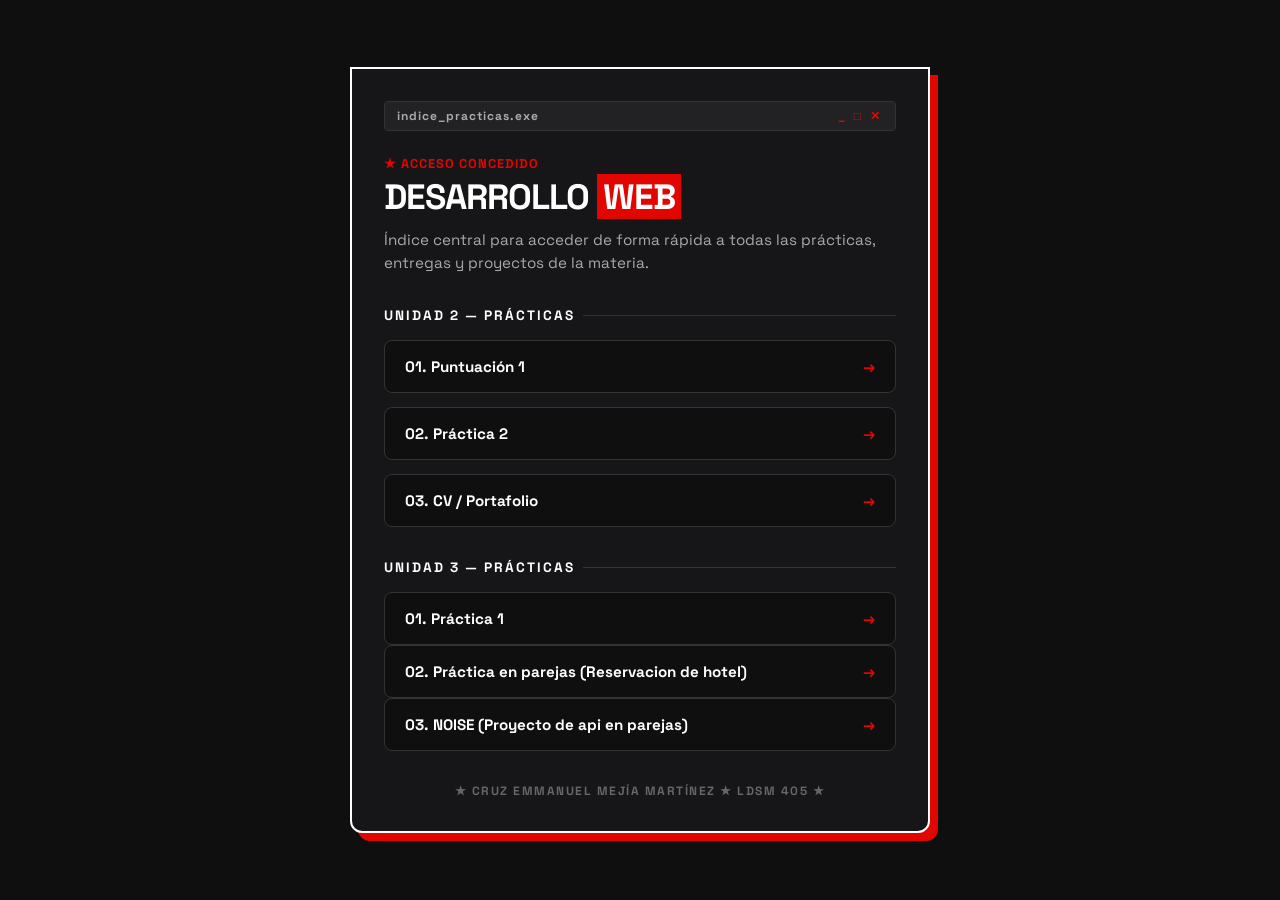
<file: index.html>
<!DOCTYPE html>
<html lang="es">

<head>
    <meta charset="UTF-8">
    <meta name="viewport" content="width=device-width, initial-scale=1.0">
    <title>Índice de Prácticas | Cruz Mejía</title>

    <link rel="preconnect" href="https://fonts.googleapis.com">
    <link rel="preconnect" href="https://fonts.gstatic.com" crossorigin>
    <link href="https://fonts.googleapis.com/css2?family=Space+Grotesk:wght@500;700;900&display=swap" rel="stylesheet">

    <style>
        * {
            box-sizing: border-box;
            margin: 0;
            padding: 0;
        }

        body {
            font-family: 'Space Grotesk', sans-serif;
            background-color: #0f0f10;
            color: #ffffff;
            display: flex;
            flex-direction: column;
            align-items: center;
            justify-content: center;
            min-height: 100vh;
            padding: 24px;
        }

        /* Banner estilo ticker / marquesina */
        .marquee {
            width: 100%;
            max-width: 580px;
            background-color: #e10600;
            color: #ffffff;
            font-size: 0.75rem;
            font-weight: 900;
            letter-spacing: 2px;
            text-transform: uppercase;
            padding: 8px 12px;
            border: 2px solid #ffffff;
            border-bottom: none;
            border-radius: 8px 8px 0 0;
            text-align: center;
            box-shadow: 6px 0px 0px rgba(225, 6, 0, 0.4);
        }

        main {
            width: 100%;
            max-width: 580px;
            background-color: #161618;
            border: 2px solid #ffffff;
            border-radius: 0 0 12px 12px;
            padding: 32px;
            box-shadow: 8px 8px 0px #e10600;
        }

        /* Ventana estilo .exe / Retro OS */
        .window-header {
            display: flex;
            justify-content: space-between;
            align-items: center;
            background-color: #222225;
            border: 1px solid #333335;
            padding: 6px 12px;
            font-size: 0.75rem;
            letter-spacing: 1px;
            color: #aaaaaa;
            margin-bottom: 24px;
            border-radius: 4px;
            font-weight: 700;
        }

        .window-controls {
            letter-spacing: 3px;
            color: #e10600;
        }

        .badge {
            color: #e10600;
            font-size: 0.8rem;
            font-weight: 900;
            letter-spacing: 1px;
            margin-bottom: 6px;
            display: block;
        }

        h1 {
            font-size: 2.2rem;
            font-weight: 900;
            letter-spacing: -1px;
            text-transform: uppercase;
            margin-bottom: 12px;
            line-height: 1.1;
        }

        mark {
            background-color: #e10600;
            color: #ffffff;
            padding: 0px 6px;
        }

        p.description {
            color: #aaaaaa;
            font-size: 0.95rem;
            line-height: 1.5;
            margin-bottom: 32px;
        }

        .section-title {
            font-size: 0.85rem;
            font-weight: 900;
            text-transform: uppercase;
            letter-spacing: 2px;
            color: #ffffff;
            margin-bottom: 16px;
            display: flex;
            align-items: center;
            gap: 8px;
        }

        .section-title::after {
            content: '';
            flex: 1;
            height: 1px;
            background-color: #333333;
        }

        ul {
            list-style: none;
            margin-bottom: 32px;
        }

        li {
            margin-bottom: 14px;
        }

        a.card-link {
            display: flex;
            justify-content: space-between;
            align-items: center;
            padding: 16px 20px;
            background-color: #0f0f10;
            border: 1.5px solid #333333;
            border-radius: 8px;
            text-decoration: none;
            color: #ffffff;
            font-weight: 700;
            font-size: 0.95rem;
            transition: all 0.2s ease;
        }

        a.card-link:hover {
            border-color: #ffffff;
            background-color: #ffffff;
            color: #000000;
            transform: translate(-3px, -3px);
            box-shadow: 5px 5px 0px #e10600;
        }

        a.card-link .arrow {
            color: #e10600;
            transition: transform 0.2s ease;
        }

        a.card-link:hover .arrow {
            color: #000000;
            transform: translateX(4px);
        }

        footer {
            margin-top: 32px;
            font-size: 0.75rem;
            color: #666666;
            text-align: center;
            letter-spacing: 1.5px;
            text-transform: uppercase;
            font-weight: 700;
        }
    </style>
</head>

<body>


    <main>
        <div class="window-header">
            <span>indice_practicas.exe</span>
            <span class="window-controls">_ □ ✕</span>
        </div>

        <span class="badge">★ ACCESO CONCEDIDO</span>
        <h1>Desarrollo <mark>Web</mark></h1>
        <p class="description">Índice central para acceder de forma rápida a todas las prácticas, entregas y proyectos de la materia.</p>

        <h2 class="section-title">Unidad 2 — Prácticas</h2>
        <ul>
            <li>
                <a class="card-link" href="Unidad-1/Puntuacion-1/index.html">
                    <span>01. Puntuación 1</span>
                    <span class="arrow">→</span>
                </a>
            </li>
            <li>
                <a class="card-link" href="Unidad-2/Practica-2/index.html">
                    <span>02. Práctica 2</span>
                    <span class="arrow">→</span>
                </a>
            </li>
            <li>
                <a class="card-link" href="Unidad-2/Curriculum/index.html">
                    <span>03. CV / Portafolio</span>
                    <span class="arrow">→</span>
                </a>
            </li>
        </ul>

        <h2 class="section-title">Unidad 3 — Prácticas</h2>
        <ul>
            <li>
                <a class="card-link" href="Unidad-3/Puntuacion-1-U2/index.html">
                    <span>01. Práctica 1</span>
                    <span class="arrow">→</span>
                </a>
                <a class="card-link" href="Unidad-3/Hotel-Equipo/index.html">
                    <span>02. Práctica en parejas (Reservacion de hotel)</span>
                    <span class="arrow">→</span>
                </a>
                <a class="card-link" href="Unidad-3/NOISE/index.html">
                    <span>03. NOISE (Proyecto de api en parejas)</span>
                    <span class="arrow">→</span>
                </a>
            </li>
        </ul>

        <footer>
            ★ CRUZ EMMANUEL MEJÍA MARTÍNEZ ★ LDSM 405 ★
        </footer>
    </main>

</body>

</html>
</file>
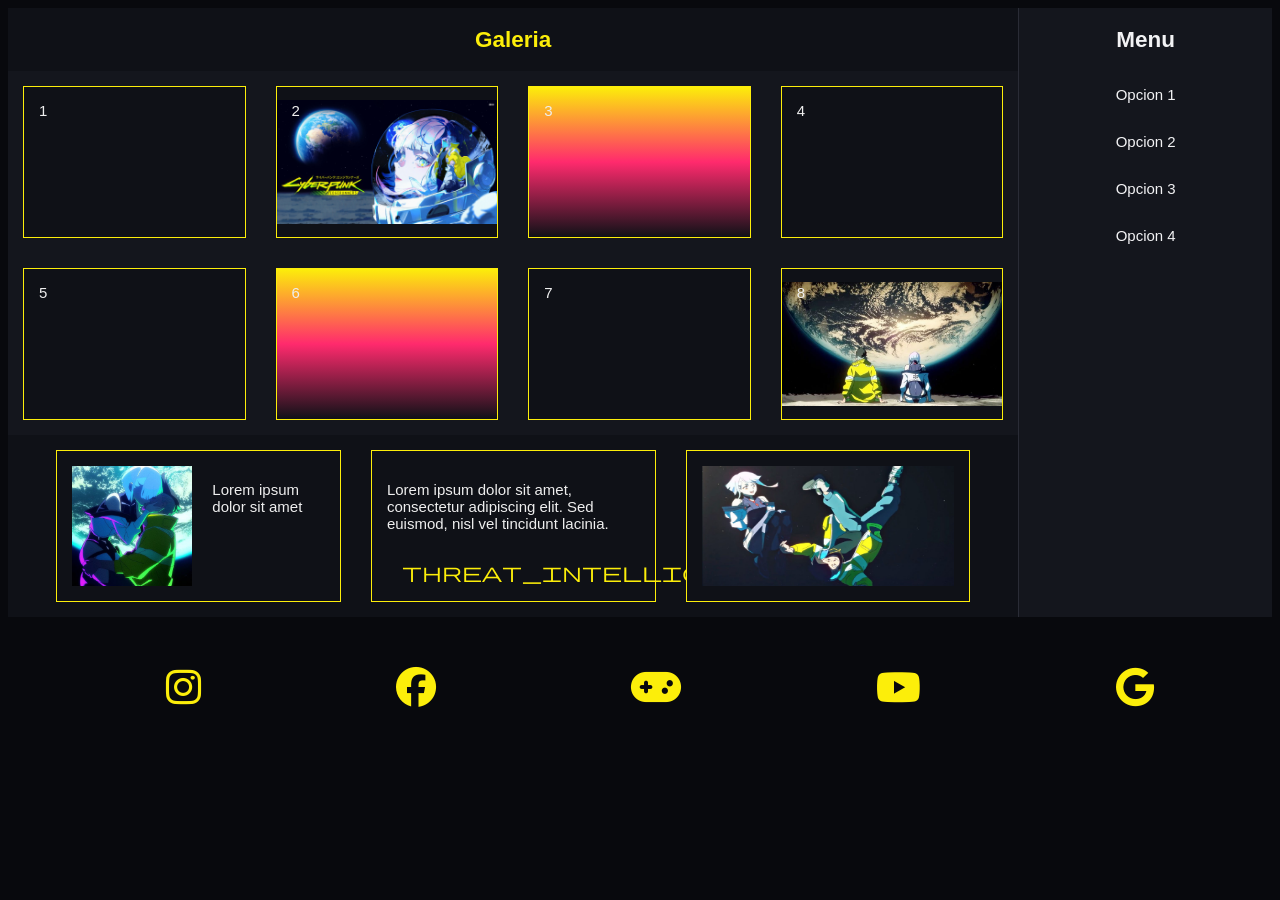
<file: Unidad-1/Puntuacion-1/index.html>
<!DOCTYPE html>
<html lang="es">

  <head>
    <meta charset="UTF-8" />
    <meta name="viewport" content="width=device-width, initial-scale=1.0" />
    <meta author="Cruz Emmanuel Mejia Martinez" />
    <meta keywords="Desarrollo web, ingenieria de software" />
    <link rel="stylesheet"
    href="https://fonts.googleapis.com/css2?family=Material+Symbols+Outlined:opsz,wght,FILL,GRAD@24,400,0,0" />
    <link rel="stylesheet" href="https://cdnjs.cloudflare.com/ajax/libs/font-awesome/6.7.2/css/all.min.css">
    <link
      rel="icon"
      href="img/Cyberpunk_Edgerunners_logo.ico"
      type="image/x-icon"
    />
    <link rel="stylesheet" href="css/styles.css" />
    <title>Practica 1</title>
  </head>

  <body>
    <main>
      <!--Solo asides, sections y articles-->
      <section id="principal">
        <h1 class="titulo">Galeria</h1>

        <section class="galeria">
          <section class="section-galeria">
            <article class="articulo">1</article>
            <article class="articulo img-bg">2</article>
            <article class="articulo color-dg">3</article>
            <article class="articulo">4</article>
          </section>

          <section class="section-galeria">
            <article class="articulo">5</article>
            <article class="articulo color-dg">6</article>
            <article class="articulo">7</article>
            <article class="articulo img-bg-2">8</article>
          </section>
        </section>

        <section class="galeria-2">
          <article class="articulo imagen-info">
            <img src="img/Beso_Cyberpunk.jpg" alt="Imagen 1" />
            <p> Lorem ipsum dolor sit amet </p>
          </article>

          <article class="articulo info-iconos">
            <article class="info">
              <p> Lorem ipsum dolor sit amet, consectetur adipiscing elit. Sed
                euismod, nisl vel tincidunt lacinia. </p>

              <nav>
                <ul>
                  <li><span class="material-symbols-outlined">
                      threat_intelligence
                    </span></li>
                  <li><span class="material-symbols-outlined">
                      robot
                    </span></li>
                  <li><span class="material-symbols-outlined">
                      network_intelligence_update
                    </span></li>
                </nav>
              </article>
            </article>
            
            <article class="articulo"> 
              <img class="imagen" src="img/En_la_luna.jpg" alt="Imagen 2" />
            </article>
          </section>

        </section>

        <aside class="menu">

          <h2>Menu</h2>

          <ol>
            <li>Opcion 1</li>
            <li>Opcion 2</li>
            <li>Opcion 3</li>
            <li>Opcion 4</li>
          </ol>
        </aside>

      </section>

    </main>

    <footer>
      <nav>
        <ul>
          <li><a href="https://www.instagram.com/edgerunners/"><i class="fa-brands fa-instagram"></i></a></li>
          <li><a href="https://www.facebook.com/edgerunners"><i class="fa-brands fa-facebook"></i></a></li>
          <li><a href="https://www.cyberpunk.net/mx/es/"><i class="fa-solid fa-gamepad"></i></a></li>
          <li><a href="https://www.youtube.com/@CyberpunkGame/videos"><i class="fa-brands fa-youtube"></i></a></li>
          <li><a href="https://www.google.com"><i class="fa-brands fa-google"></i></a></li>
        </ul>
      </nav>
    </footer>
  </body>

</html>
</file>
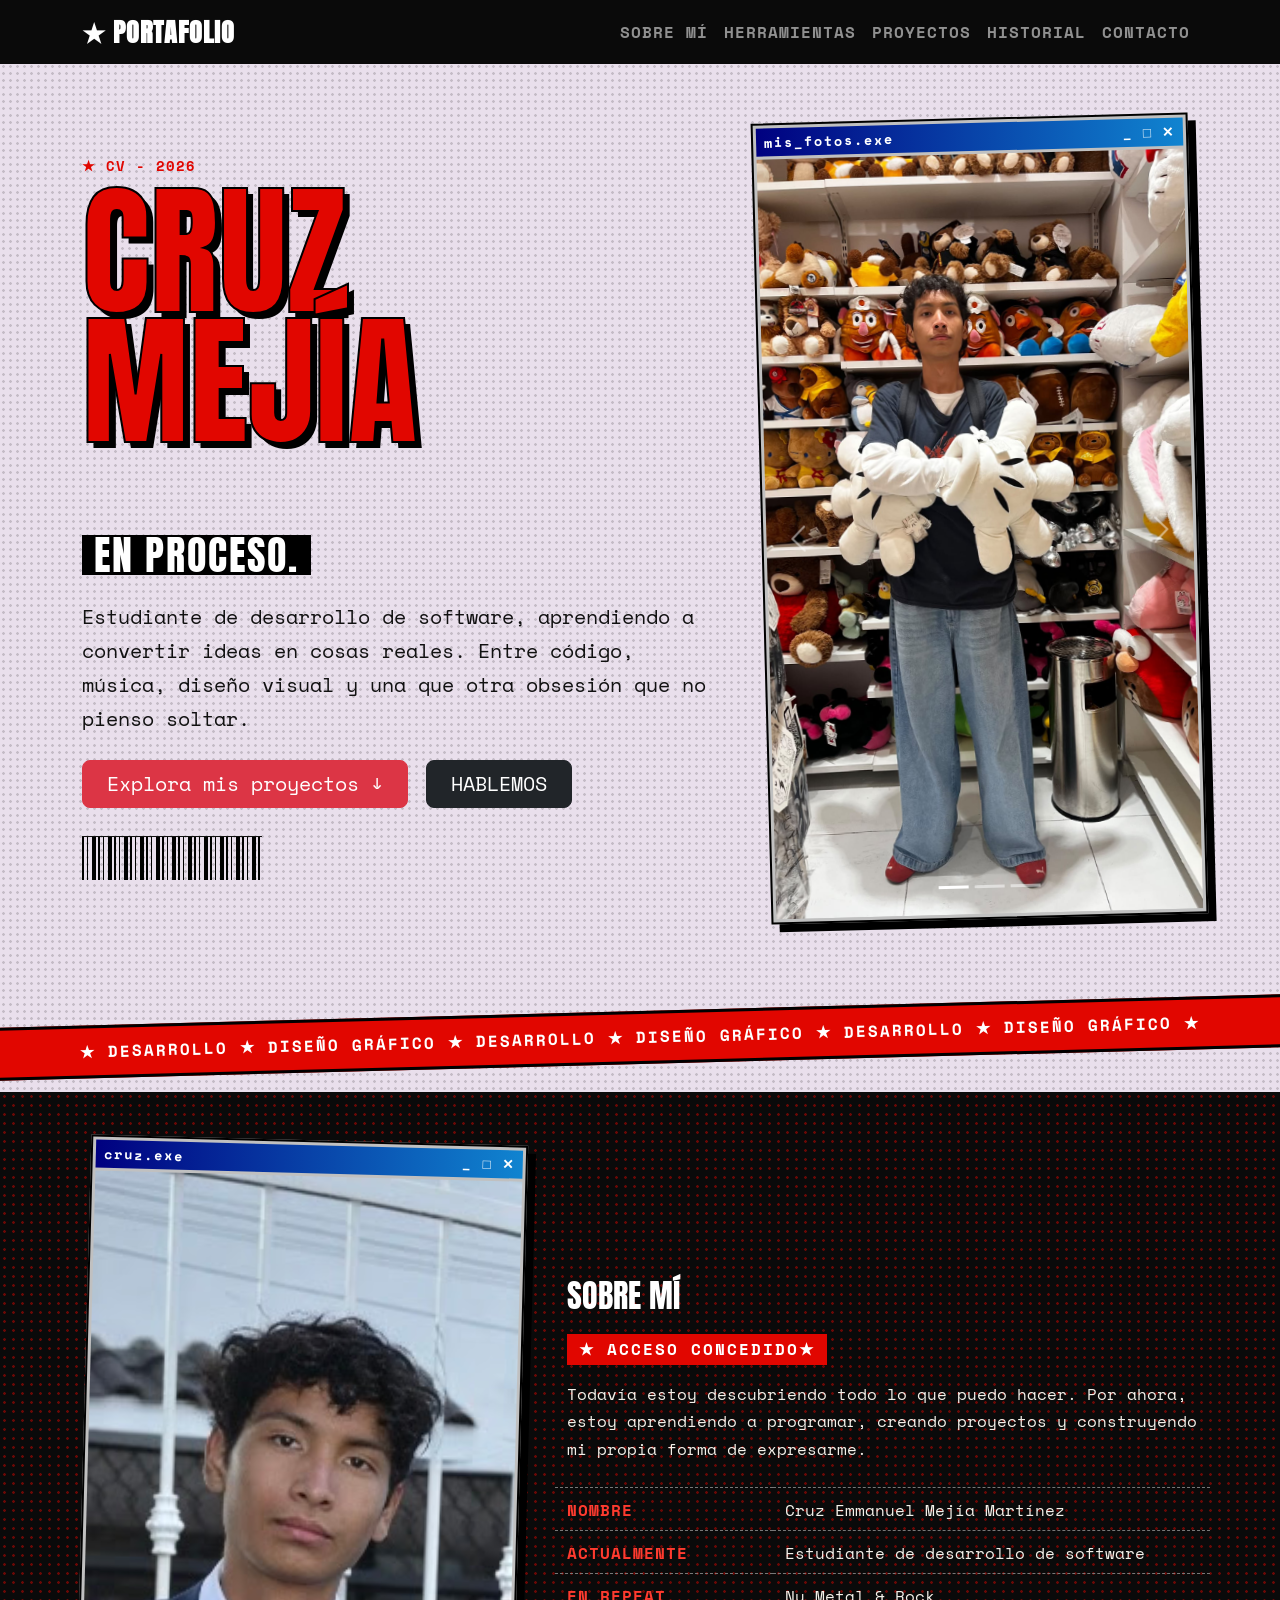
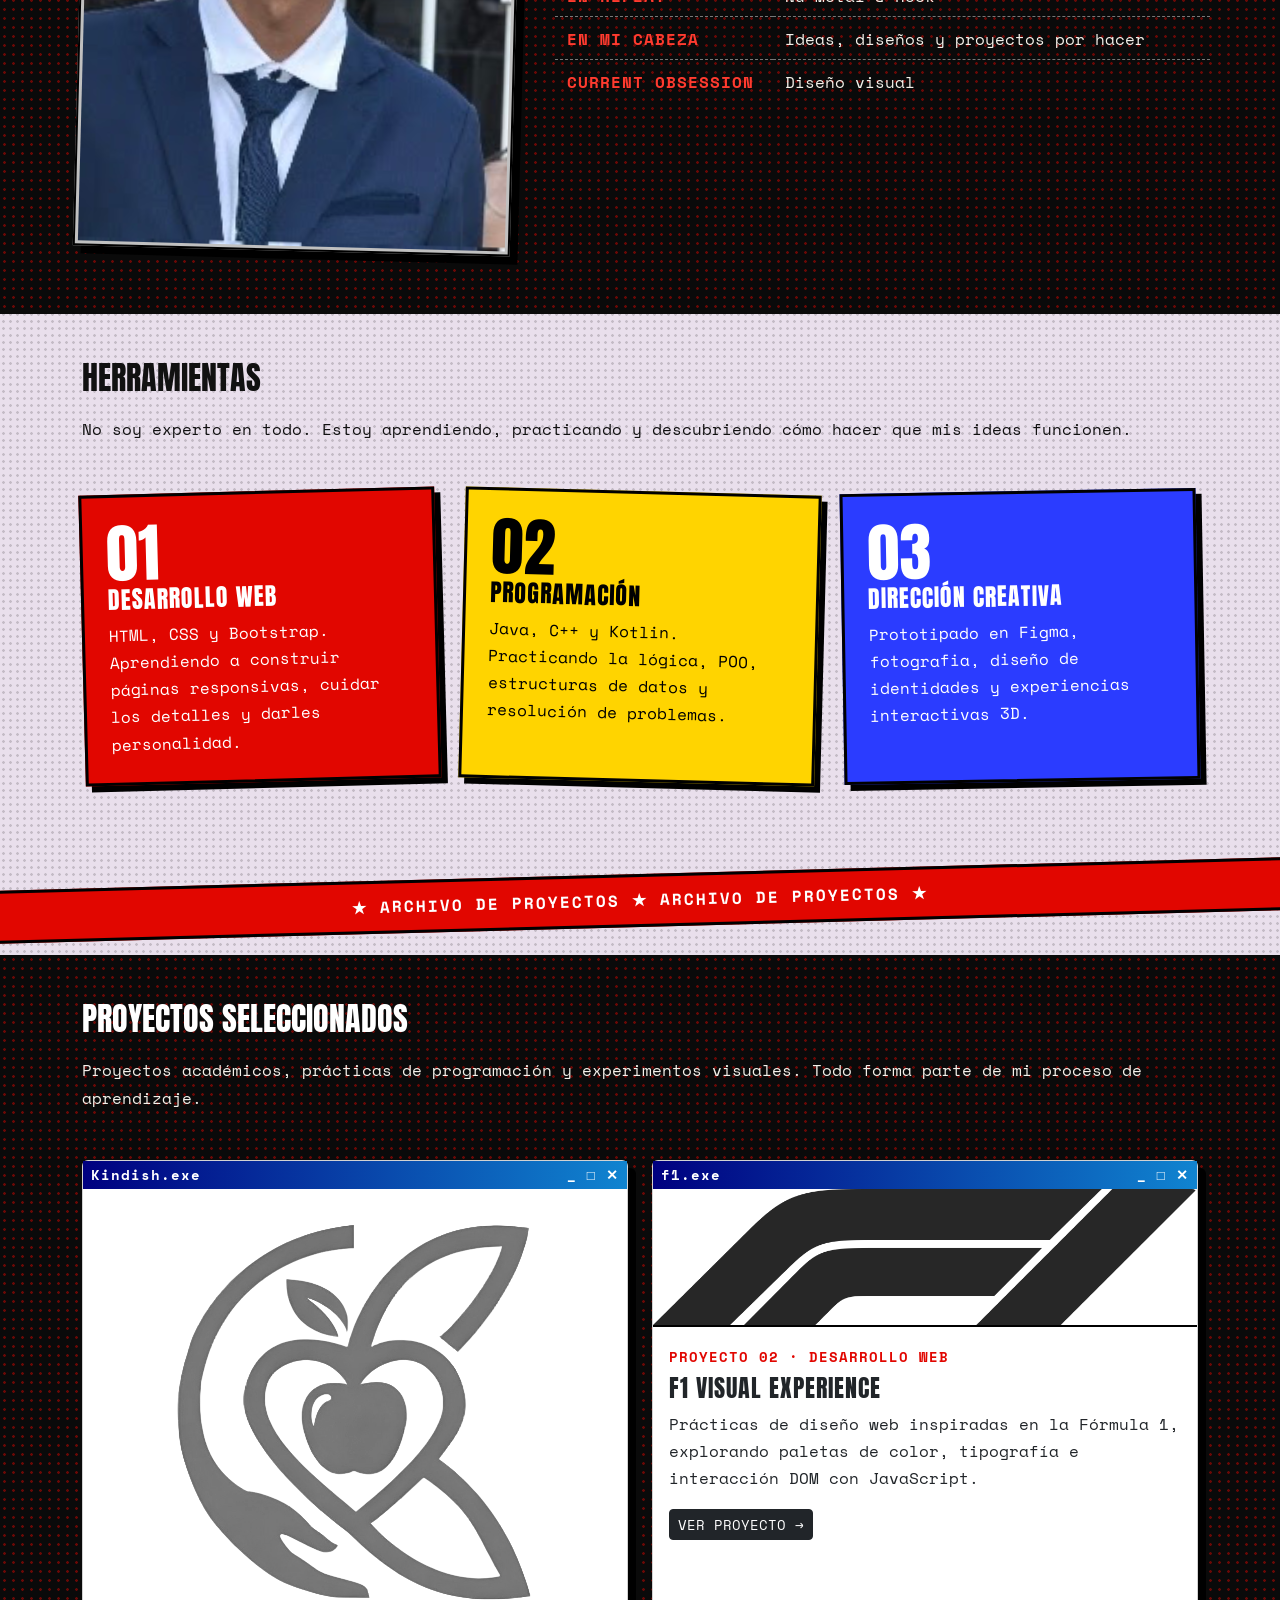
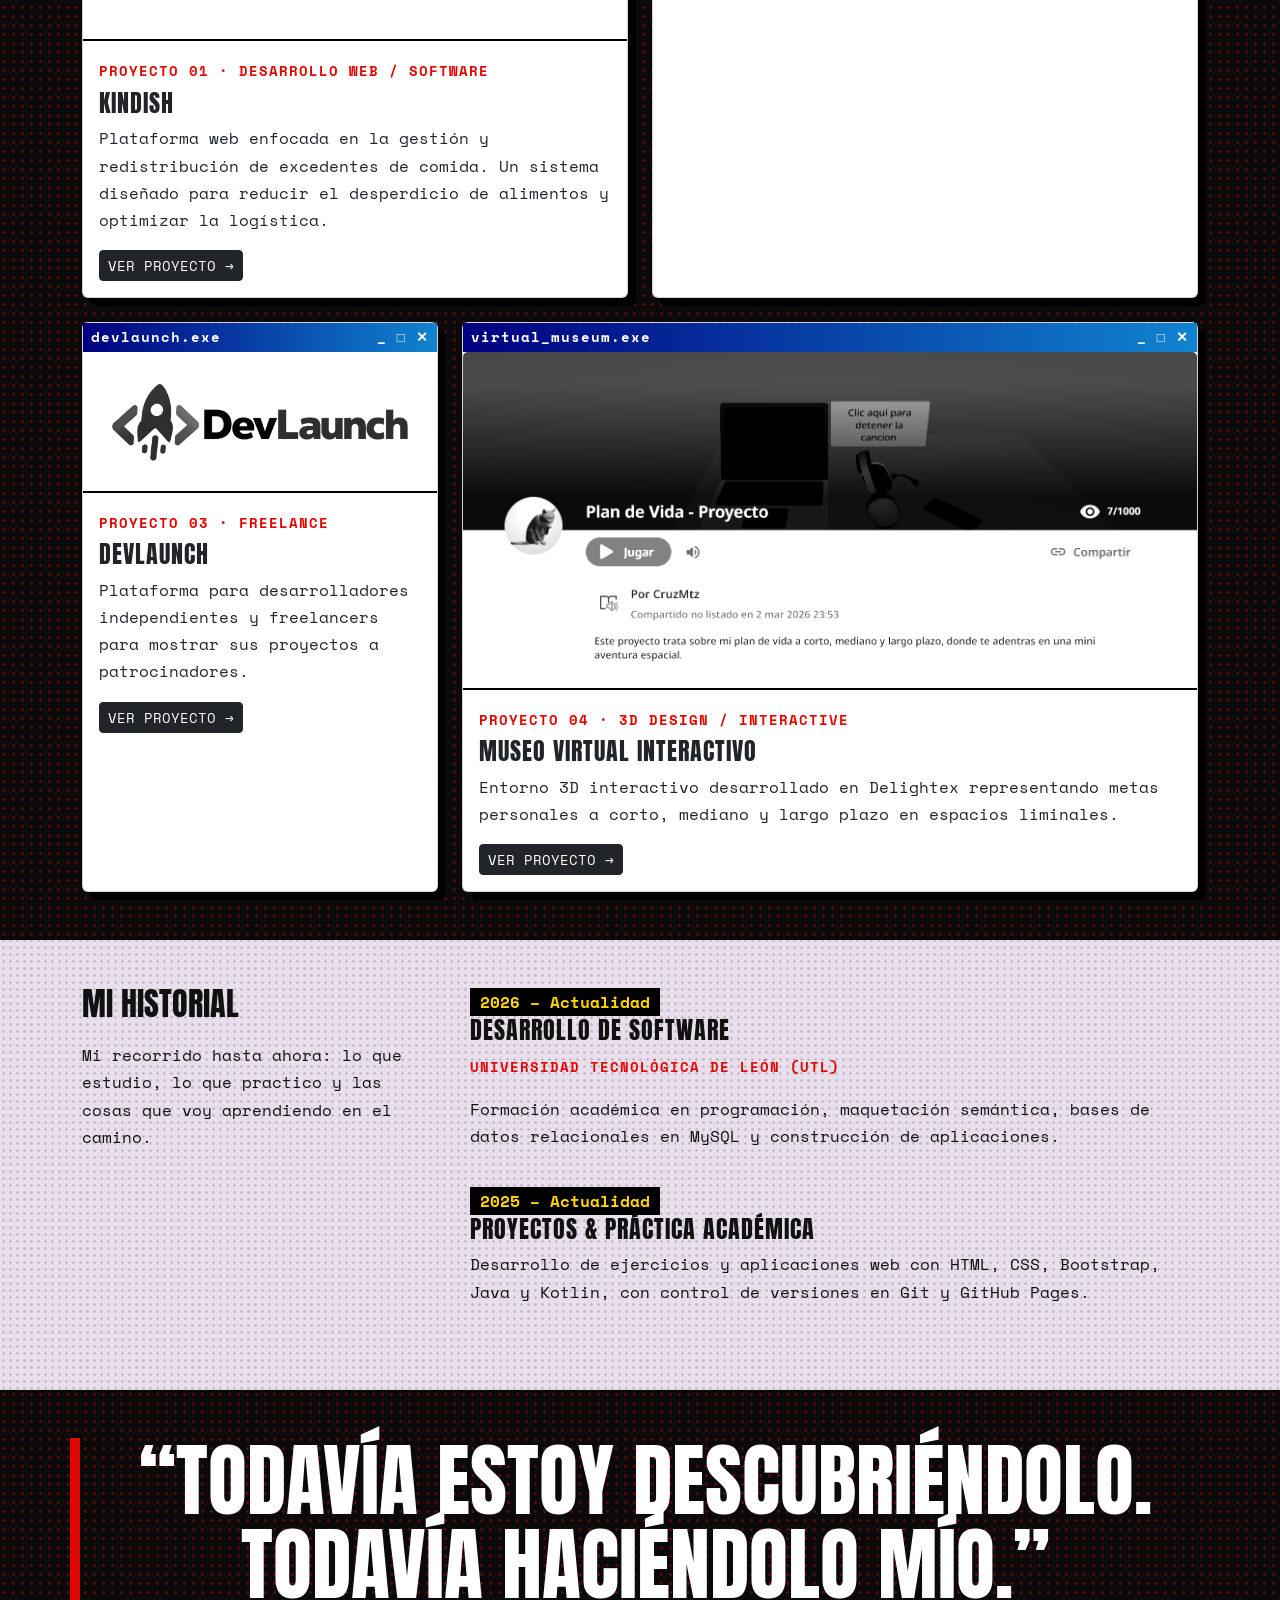
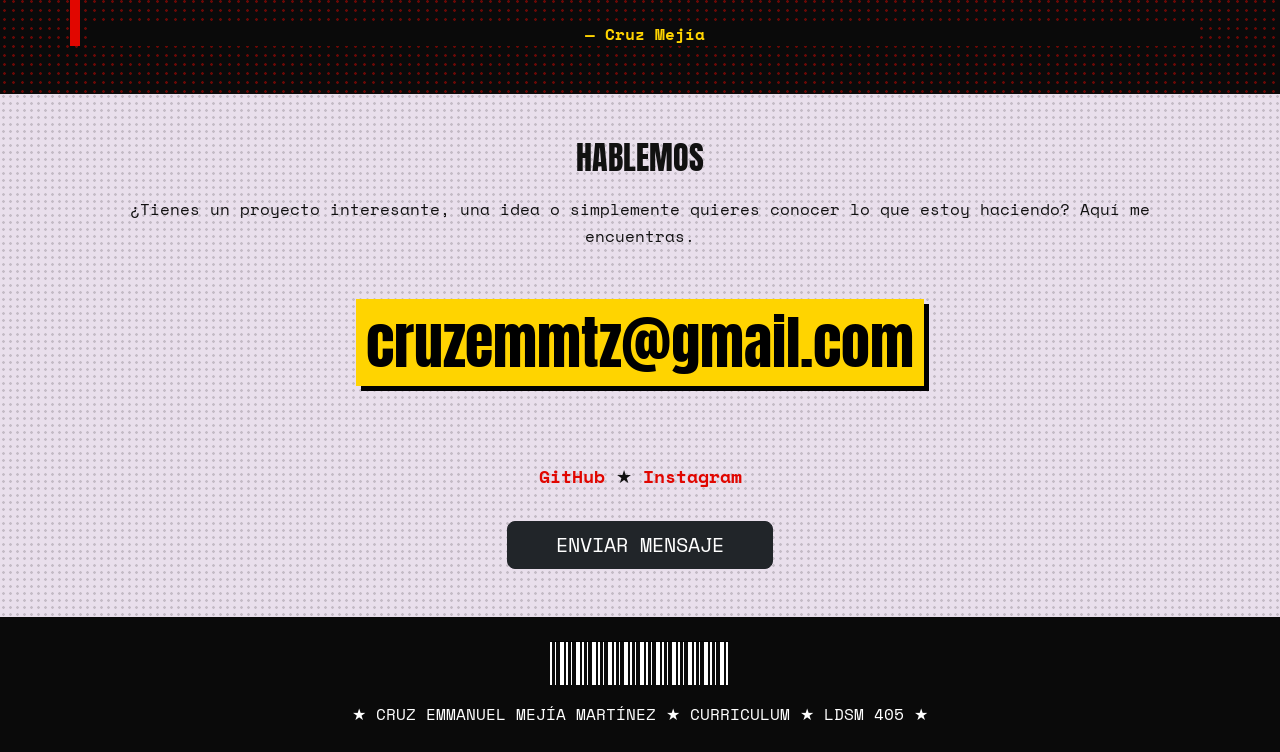
<file: Unidad-2/Curriculum/index.html>
<!DOCTYPE html>
<html lang="es">

<head>
  <meta charset="UTF-8">
  <meta name="viewport" content="width=device-width, initial-scale=1">
  <meta name="description" content="Portafolio personal de Cruz Mejía: desarrollo de software, proyectos y cultura visual.">

  <title>Cruz Mejía | CV</title>

  <link rel="preconnect" href="https://fonts.googleapis.com">
  <link rel="preconnect" href="https://fonts.gstatic.com" crossorigin>
  <link href="https://fonts.googleapis.com/css2?family=Anton&family=Space+Mono:wght@400;700&display=swap" rel="stylesheet">

  <!-- Bootstrap CSS & JS -->
  <link href="https://cdn.jsdelivr.net/npm/bootstrap@5.3.3/dist/css/bootstrap.min.css" rel="stylesheet">
  <script src="https://cdn.jsdelivr.net/npm/bootstrap@5.3.3/dist/js/bootstrap.bundle.min.js"></script>

  <link rel="stylesheet" href="css/estilos.css">
</head>

<body>

  <!-- NAVBAR FIJA -->
  <header>
    <nav class="navbar navbar-expand-lg fixed-top" data-bs-theme="dark">
      <div class="container">

        <a class="navbar-brand" href="#inicio">★ PORTAFOLIO</a>

        <button class="navbar-toggler" type="button" data-bs-toggle="collapse" data-bs-target="#menu"
          aria-controls="menu" aria-expanded="false" aria-label="Abrir menú">
          <span class="navbar-toggler-icon"></span>
        </button>

        <div class="collapse navbar-collapse" id="menu">
          <ul class="navbar-nav ms-auto">
            <li class="nav-item">
              <a class="nav-link" href="#yo">Sobre mí</a>
            </li>

            <li class="nav-item">
              <a class="nav-link" href="#Herramientas">HERRAMIENTAS</a>
            </li>

            <li class="nav-item">
              <a class="nav-link" href="#proyectos">PROYECTOS</a>
            </li>

            <li class="nav-item">
              <a class="nav-link" href="#historial">HISTORIAL</a>
            </li>

            <li class="nav-item">
              <a class="nav-link" href="#contacto">CONTACTO</a>
            </li>
          </ul>
        </div>

      </div>
    </nav>
  </header>

  <main>

    <!-- HERO -->
    <section id="inicio" class="py-5">
      <div class="container">

        <div class="row align-items-center g-5">

          <div class="col-lg-7">

            <p class="mb-2">
              <small>★ CV - 2026</small>
            </p>

            <h1 class="mb-4">
              Cruz Mejía<br>
              <mark>En proceso.</mark>
            </h1>

            <p class="lead mb-4">
              Estudiante de desarrollo de software, aprendiendo a convertir
              ideas en cosas reales. Entre código, música, diseño visual
              y una que otra obsesión que no pienso soltar.
            </p>

            <a href="#proyectos" class="btn btn-danger btn-lg px-4 me-2 mb-2">
              Explora mis proyectos ↓
            </a>

            <button type="button" class="btn btn-dark btn-lg px-4 mb-2" data-bs-toggle="modal"
              data-bs-target="#modalContacto">
              Hablemos
            </button>

            <hr>

          </div>

          <div class="col-lg-5">

            <figure>

              <figcaption>
                <span>mis_fotos.exe</span>
                <span>_ □ ✕</span>
              </figcaption>

              <div id="carruselHero" class="carousel slide" data-bs-ride="carousel">

                <div class="carousel-indicators">
                  <button type="button" data-bs-target="#carruselHero" data-bs-slide-to="0" class="active" aria-current="true" aria-label="Imagen 1"></button>
                  <button type="button" data-bs-target="#carruselHero" data-bs-slide-to="1" aria-label="Imagen 2"></button>
                  <button type="button" data-bs-target="#carruselHero" data-bs-slide-to="2" aria-label="Imagen 3"></button>
                </div>

                <div class="carousel-inner">
                  <div class="carousel-item active">
                    <img src="img/Yo.jpg" class="d-block w-100 img-fluid foto-pantalla" alt="Fotografía personal de Cruz Mejía">
                  </div>

                  <div class="carousel-item">
                    <img src="img/porsches.JPG" class="d-block w-100 img-fluid foto-pantalla" alt="Fotografía de un Porsche 911">
                  </div>

                  <div class="carousel-item">
                    <img src="img/Grupo.jpg" class="d-block w-100 img-fluid foto-pantalla" alt="Imagen que representa mis intereses">
                  </div>
                </div>

                <button class="carousel-control-prev" type="button" data-bs-target="#carruselHero" data-bs-slide="prev">
                  <span class="carousel-control-prev-icon" aria-hidden="true"></span>
                  <span class="visually-hidden">Anterior</span>
                </button>

                <button class="carousel-control-next" type="button" data-bs-target="#carruselHero" data-bs-slide="next">
                  <span class="carousel-control-next-icon" aria-hidden="true"></span>
                  <span class="visually-hidden">Siguiente</span>
                </button>

              </div>
            </figure>

          </div>
        </div>
      </div>
    </section>

    <!-- FRANJA PERSONAL -->
    <aside aria-label="Lo que me define">
      <p>
        ★ DESARROLLO ★ DISEÑO GRÁFICO ★ DESARROLLO ★ DISEÑO GRÁFICO ★ DESARROLLO ★ DISEÑO GRÁFICO ★
      </p>
    </aside>

    <!-- SOBRE MÍ  -->
    <section id="yo" class="py-5 seccion-oscura">
      <div class="container">

        <div class="row align-items-center g-5">

          <div class="col-md-5">

            <figure class="foto-inclinada">

              <figcaption>
                <span>cruz.exe</span>
                <span>_ □ ✕</span>
              </figcaption>

              <img src="img/Cruz.jpg" class="img-fluid foto-pantalla" alt="Fotografía personal de Cruz Mejía">

            </figure>

          </div>

          <div class="col-md-7">

            <h2 class="mb-3">SOBRE MÍ</h2>

            <p class="mb-3">
              <mark>★ ACCESO CONCEDIDO★</mark>
            </p>

            <p class="mb-4">
              Todavía estoy descubriendo todo lo que puedo hacer.
              Por ahora, estoy aprendiendo a programar, creando proyectos
              y construyendo mi propia forma de expresarme.
            </p>

            <dl class="row mb-4">

              <dt class="col-sm-4">Nombre</dt>
              <dd class="col-sm-8">Cruz Emmanuel Mejía Martínez</dd>

              <dt class="col-sm-4">Actualmente</dt>
              <dd class="col-sm-8">Estudiante de desarrollo de software</dd>

              <dt class="col-sm-4">En repeat</dt>
              <dd class="col-sm-8">Nu Metal & Rock</dd>

              <dt class="col-sm-4">En mi cabeza</dt>
              <dd class="col-sm-8">Ideas, diseños y proyectos por hacer</dd>

              <dt class="col-sm-4">Current obsession</dt>
              <dd class="col-sm-8">Diseño visual </dd>

            </dl>

          </div>
        </div>
      </div>
    </section>

    <!-- HERRAMIENTAS -->
    <section id="Herramientas" class="py-5">
      <div class="container">

        <h2 class="mb-3">HERRAMIENTAS</h2>

        <p class="mb-5">
          No soy experto en todo. Estoy aprendiendo, practicando
          y descubriendo cómo hacer que mis ideas funcionen.
        </p>

        <ul class="row row-cols-1 row-cols-md-3 g-4 list-unstyled">

          <li class="col">
            <article class="h-100 p-4 rojo">
              <span aria-hidden="true">01</span>
              <h3 class="h4">Desarrollo Web</h3>
              <p class="mb-0">
                HTML, CSS y Bootstrap. Aprendiendo a construir páginas
                responsivas, cuidar los detalles y darles personalidad.
              </p>
            </article>
          </li>

          <li class="col">
            <article class="h-100 p-4 amarillo">
              <span aria-hidden="true">02</span>
              <h3 class="h4">Programación</h3>
              <p class="mb-0">
                Java, C++ y Kotlin. Practicando la lógica, POO, estructuras de datos y resolución de problemas.
              </p>
            </article>
          </li>

          <li class="col">
            <article class="h-100 p-4 azul">
              <span aria-hidden="true">03</span>
              <h3 class="h4">Dirección creativa</h3>
              <p class="mb-0">
                Prototipado en Figma, fotografia, diseño de identidades  y experiencias interactivas 3D.
              </p>
            </article>
          </li>

        </ul>
      </div>
    </section>

    <!-- FRANJA DECORATIVA -->
    <aside aria-label="Separador">
      <p>
        ★ Archivo de proyectos ★  Archivo de proyectos ★
      </p>
    </aside>

    <!-- PROYECTOS (SECCIÓN OSCURA) -->
    <section id="proyectos" class="py-5 seccion-oscura">
      <div class="container">

        <h2 class="mb-3">PROYECTOS SELECCIONADOS</h2>

        <p class="mb-5">
          Proyectos académicos, prácticas de programación y experimentos
          visuales. Todo forma parte de mi proceso de aprendizaje.
        </p>

        <div class="row g-4">

          <!-- KINDISH -->
          <div class="col-lg-6">
            <article class="card h-100">
              <header>
                <span>Kindish.exe</span>
                <span>_ □ ✕</span>
              </header>

              <img src="img/Logo_Kindish.png" class="card-img-top img-fluid foto-pantalla" alt="Vista previa del proyecto KinDish">

              <section class="card-body">
                <p class="mb-1">
                  <small>PROYECTO 01 · DESARROLLO WEB / SOFTWARE</small>
                </p>

                <h3 class="card-title h4">KinDish</h3>

                <p class="card-text">
                  Plataforma web enfocada en la gestión y redistribución de excedentes de comida.
                  Un sistema diseñado para reducir el desperdicio de alimentos y optimizar la logística.
                </p>

                <button type="button" class="btn btn-dark btn-sm" data-bs-toggle="modal" data-bs-target="#modalProyecto1">
                  Ver proyecto →
                </button>
              </section>
            </article>
          </div>

          <!-- F1 -->
          <div class="col-lg-6">
            <article class="card h-100">
              <header>
                <span>f1.exe</span>
                <span>_ □ ✕</span>
              </header>

              <img src="img/formula-1-logo.png" class="card-img-top img-fluid foto-pantalla" alt="Vista previa de F1">

              <div class="card-body">
                <p class="mb-1">
                  <small>PROYECTO 02 · DESARROLLO WEB</small>
                </p>

                <h3 class="card-title h4">F1 Visual Experience</h3>

                <p class="card-text">
                  Prácticas de diseño web inspiradas en la Fórmula 1,
                  explorando paletas de color, tipografía e interacción DOM con JavaScript.
                </p>

                <button type="button" class="btn btn-dark btn-sm" data-bs-toggle="modal" data-bs-target="#modalProyecto2">
                  Ver proyecto →
                </button>
              </div>
            </article>
          </div>

          <!-- DEV LAUNCH -->
          <div class="col-lg-4">
            <article class="card h-100">
              <header>
                <span>devlaunch.exe</span>
                <span>_ □ ✕</span>
              </header>

              <img src="img/Logo_DevLaunch.png" class="card-img-top img-fluid foto-pantalla p-3" alt="Logo de DevLaunch">

              <div class="card-body">
                <p class="mb-1">
                  <small>PROYECTO 03 · FREELANCE</small>
                </p>

                <h3 class="card-title h4">DevLaunch</h3>

                <p class="card-text">
                  Plataforma para desarrolladores independientes y freelancers para mostrar sus proyectos a patrocinadores.
                </p>

                <button type="button" class="btn btn-dark btn-sm" data-bs-toggle="modal" data-bs-target="#modalDevLaunch">
                  Ver proyecto →
                </button>
              </div>
            </article>
          </div>

          <!-- DELIGHTEX MUSEO -->
          <div class="col-lg-8">
            <article class="card h-100">
              <header>
                <span>virtual_museum.exe</span>
                <span>_ □ ✕</span>
              </header>

              <img src="img/Delightext.png" class="card-img-top img-fluid foto-pantalla" alt="Vista previa Museo Virtual">

              <div class="card-body">
                <p class="mb-1">
                  <small>PROYECTO 04 · 3D DESIGN / INTERACTIVE</small>
                </p>

                <h3 class="card-title h4">Museo Virtual Interactivo</h3>

                <p class="card-text">
                  Entorno 3D interactivo desarrollado en Delightex representando metas personales a corto, mediano y largo plazo en espacios liminales.
                </p>

                <button type="button" class="btn btn-dark btn-sm" data-bs-toggle="modal" data-bs-target="#modalMuseo">
                  Ver proyecto →
                </button>
              </div>
            </article>
          </div>

        </div>
      </div>
    </section>

    <!-- HISTORIAL -->
    <section id="historial" class="py-5">
      <div class="container">

        <div class="row g-5">

          <div class="col-lg-4">
            <h2 class="mb-3">Mi historial</h2>
            <p>
              Mi recorrido hasta ahora: lo que estudio, lo que practico
              y las cosas que voy aprendiendo en el camino.
            </p>
          </div>

          <div class="col-lg-8">
            <ol>
              <li>
                <time datetime="2026">2026 – Actualidad</time>
                <h3 class="h4">Desarrollo de software</h3>
                <p><small>Universidad Tecnológica de León (UTL)</small></p>
                <p>
                  Formación académica en programación, maquetación semántica, bases de datos relacionales en MySQL y construcción de aplicaciones.
                </p>
              </li>

              <li>
                <time datetime="2025">2025 – Actualidad</time>
                <h3 class="h4">Proyectos & Práctica Académica</h3>
                <p>
                  Desarrollo de ejercicios y aplicaciones web con HTML, CSS, Bootstrap, Java y Kotlin, con control de versiones en Git y GitHub Pages.
                </p>
              </li>
            </ol>
          </div>

        </div>
      </div>
    </section>

    <!-- FRASE (SECCIÓN OSCURA) -->
    <section id="frase" class="py-5 seccion-oscura">
      <blockquote class="container text-center">
        <p>“Todavía estoy descubriéndolo. Todavía haciéndolo mío.”</p>
        <footer>— Cruz Mejía</footer>
      </blockquote>
    </section>

    <!-- CONTACTO -->
    <section id="contacto" class="py-5">
      <div class="container text-center">

        <h2 class="mb-3">HABLEMOS</h2>

        <p class="mb-4">
          ¿Tienes un proyecto interesante, una idea o simplemente
          quieres conocer lo que estoy haciendo? Aquí me encuentras.
        </p>

        <address class="mb-4">
          <a href="mailto:cruzemmtz@gmail.com" class="correo-destacado">
            cruzemmtz@gmail.com
          </a>
          <br><br>

          <a href="https://github.com" target="_blank">GitHub</a> ★
          <a href="https://www.instagram.com/cru_mtz_" target="_blank">Instagram</a>
        </address>

        <button type="button" class="btn btn-dark btn-lg px-5" data-bs-toggle="modal" data-bs-target="#modalContacto">
          Enviar mensaje
        </button>

      </div>
    </section>

  </main>

  <!-- FOOTER -->
  <footer class="py-4">
    <div class="container">
      <hr>
      <p class="mb-0">
        ★ CRUZ EMMANUEL MEJÍA MARTÍNEZ ★ CURRICULUM ★ LDSM 405 ★
      </p>
    </div>
  </footer>

  <!-- MODALES DE PROYECTOS -->

  <!-- MODAL KINDISH -->
  <div class="modal fade" id="modalProyecto1" tabindex="-1" aria-labelledby="tituloProyecto1" aria-hidden="true">
    <div class="modal-dialog modal-dialog-centered modal-dialog-scrollable">
      <div class="modal-content">
        <header class="modal-header" data-bs-theme="dark">
          <h3 class="modal-title h5" id="tituloProyecto1">kindish_details.txt</h3>
          <button type="button" class="btn-close" data-bs-dismiss="modal" aria-label="Cerrar"></button>
        </header>
        <div class="modal-body">
          <img src="img/Logo_Kindish.png" class="img-fluid mb-3 foto-pantalla" alt="KinDish">
          <p><strong>KinDish</strong> es una plataforma de gestión de alimentos enfocada en conectar establecimientos con excedentes de comida con comedores y beneficiarios en León, Gto.</p>
          <p>Garantiza el cumplimiento de normas COFEPRIS para la trazabilidad e inocuidad alimentaria.</p>
        </div>
        <footer class="modal-footer">
          <button type="button" class="btn btn-dark" data-bs-dismiss="modal">Cerrar</button>
        </footer>
      </div>
    </div>
  </div>

  <!-- MODAL F1 -->
  <div class="modal fade" id="modalProyecto2" tabindex="-1" aria-labelledby="tituloProyecto2" aria-hidden="true">
    <div class="modal-dialog modal-dialog-centered modal-dialog-scrollable">
      <div class="modal-content">
        <header class="modal-header" data-bs-theme="dark">
          <h3 class="modal-title h5" id="tituloProyecto2">f1_details.txt</h3>
          <button type="button" class="btn-close" data-bs-dismiss="modal" aria-label="Cerrar"></button>
        </header>
        <div class="modal-body">
          <img src="img/formula-1-logo.png" class="img-fluid mb-3 foto-pantalla" alt="F1">
          <p>Proyecto web temático sobre Fórmula 1 desarrollado con HTML semántico, CSS personalizado y funciones interactivas en JavaScript.</p>
        </div>
        <footer class="modal-footer">
          <button type="button" class="btn btn-dark" data-bs-dismiss="modal">Cerrar</button>
        </footer>
      </div>
    </div>
  </div>

  <!-- MODAL DEVLAUNCH -->
  <div class="modal fade" id="modalDevLaunch" tabindex="-1" aria-labelledby="tituloDevLaunch" aria-hidden="true">
    <div class="modal-dialog modal-dialog-centered modal-dialog-scrollable">
      <div class="modal-content">
        <header class="modal-header" data-bs-theme="dark">
          <h3 class="modal-title h5" id="tituloDevLaunch">devlaunch_details.txt</h3>
          <button type="button" class="btn-close" data-bs-dismiss="modal" aria-label="Cerrar"></button>
        </header>
        <div class="modal-body">
          <img src="img/Logo_DevLaunch.png" class="img-fluid mb-3 foto-pantalla p-3" alt="DevLaunch">
          <p>Plataforma freelance para que desarrolladores presenten proyectos en progreso a patrocinadores e inversionistas.</p>
        </div>
        <footer class="modal-footer">
          <button type="button" class="btn btn-dark" data-bs-dismiss="modal">Cerrar</button>
        </footer>
      </div>
    </div>
  </div>

  <!-- MODAL MUSEO VIRTUAL -->
  <div class="modal fade" id="modalMuseo" tabindex="-1" aria-labelledby="tituloMuseo" aria-hidden="true">
    <div class="modal-dialog modal-dialog-centered modal-dialog-scrollable">
      <div class="modal-content">
        <header class="modal-header" data-bs-theme="dark">
          <h3 class="modal-title h5" id="tituloMuseo">virtual_museum_details.txt</h3>
          <button type="button" class="btn-close" data-bs-dismiss="modal" aria-label="Cerrar"></button>
        </header>
        <div class="modal-body">
          <img src="img/Delightext.png" class="img-fluid mb-3 foto-pantalla" alt="Museo Virtual">
          <p>Recorrido 3D interactivo diseñado en Delightex en un entorno de espacios liminales y temáticos para exponer metas personales.</p>
        </div>
        <footer class="modal-footer">
          <button type="button" class="btn btn-dark" data-bs-dismiss="modal">Cerrar</button>
        </footer>
      </div>
    </div>
  </div>

  <!-- MODAL CONTACTO -->
  <div class="modal fade" id="modalContacto" tabindex="-1" aria-labelledby="tituloContacto" aria-hidden="true">
    <div class="modal-dialog modal-dialog-centered">
      <div class="modal-content">
        <header class="modal-header" data-bs-theme="dark">
          <h3 class="modal-title h5" id="tituloContacto">mensaje_nuevo.exe</h3>
          <button type="button" class="btn-close" data-bs-dismiss="modal" aria-label="Cerrar"></button>
        </header>

        <form id="formContacto" action="#" method="post">
          <div class="modal-body">
            <label for="nombre" class="form-label">Nombre</label>
            <input type="text" id="nombre" name="nombre" class="form-control mb-3" required placeholder="Tu nombre">

            <label for="correo" class="form-label">Correo</label>
            <input type="email" id="correo" name="correo" class="form-control mb-3" required placeholder="correo@ejemplo.com">

            <label for="mensaje" class="form-label">Mensaje</label>
            <textarea id="mensaje" name="mensaje" rows="4" class="form-control" required placeholder="Cuéntame tu idea..."></textarea>
          </div>

          <footer class="modal-footer">
            <button type="button" class="btn btn-outline-dark" data-bs-dismiss="modal">Cancelar</button>
            <button type="submit" class="btn btn-danger">Enviar</button>
          </footer>
        </form>
      </div>
    </div>
  </div>


</body>

</html>
</file>
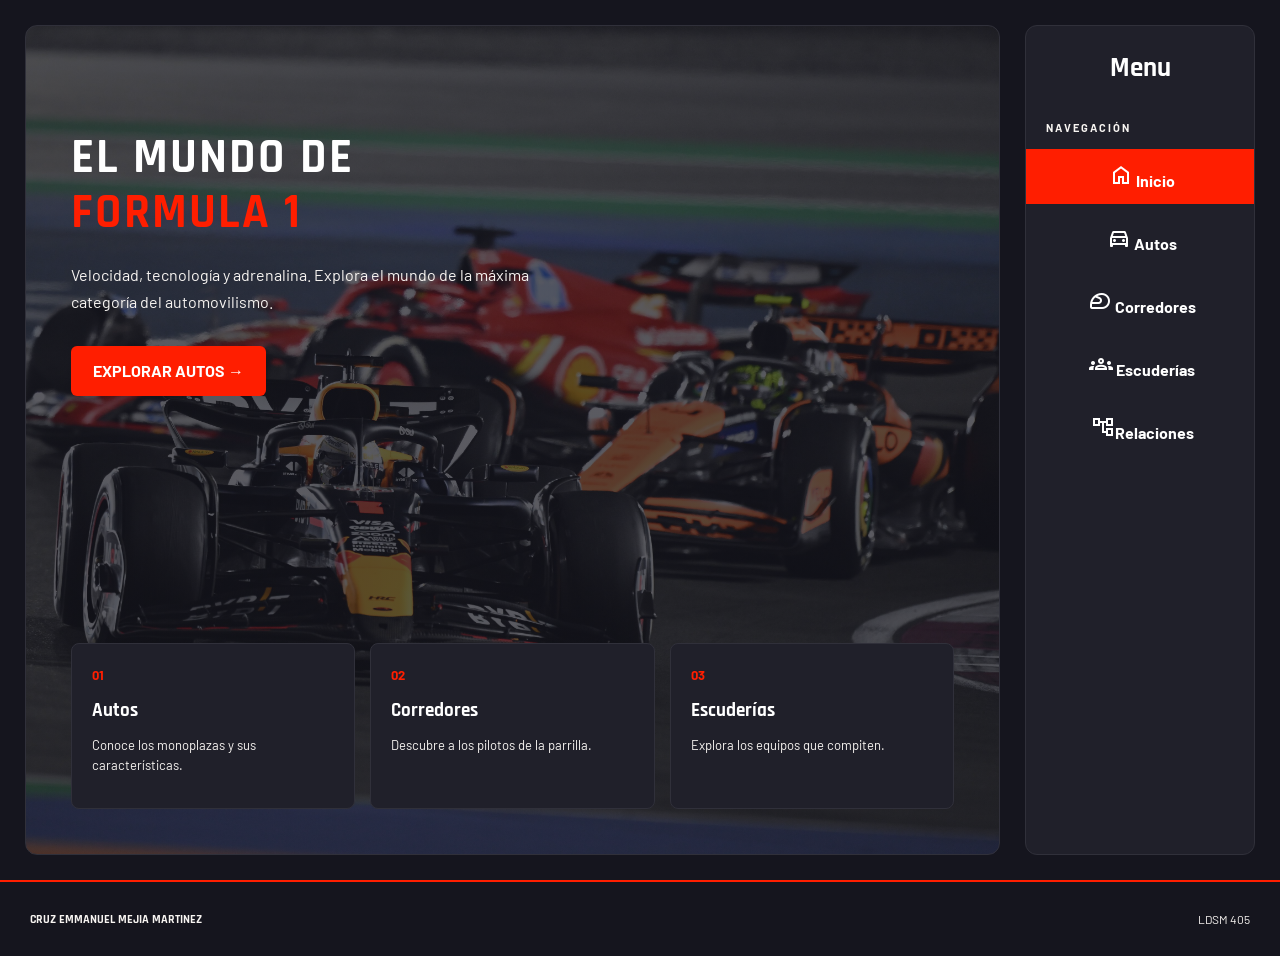
<file: Unidad-2/Practica-2/index.html>
<!doctype html>
<html lang="es">
  <head>
    <meta charset="UTF-8" />
    <meta name="viewport" content="width=device-width, initial-scale=1.0" />
    <meta name="author" content="Cruz Emmanuel Mejia Martinez" />
    <meta name="keywords" content="Formula 1, autos, pilotos, escuderias" />
    <link
      href="https://fonts.googleapis.com/css2?family=Barlow:wght@400;500;600;700&family=Rajdhani:wght@400;500;600;700&display=swap"
      rel="stylesheet"
    />
    <link
      href="https://fonts.googleapis.com/css2?family=Material+Symbols+Outlined"
      rel="stylesheet"
    />
    <link
      rel="icon"
      href="img/formula-1-logo.ico"
      type="image/x-icon"
    />
    <link rel="stylesheet" href="css/estilos-home.css" />
    <title>Inicio</title>
  </head>
  <body>
    <main>
      <section id="Inicio">
        <header class="bienvenida">
          <h1>
            EL MUNDO DE
            <span>FORMULA 1</span>
          </h1>

          <p class="descripcion">
            Velocidad, tecnología y adrenalina. Explora el mundo de la máxima
            categoría del automovilismo.
          </p>

          <a href="Autos.html" class="boton-inicio"> EXPLORAR AUTOS → </a>
        </header>

        <section class="informacion">
          <article class="tarjeta">
            <span class="numero">01</span>
            <h2>Autos</h2>
            <p>Conoce los monoplazas y sus características.</p>
          </article>

          <article class="tarjeta">
            <span class="numero">02</span>
            <h2>Corredores</h2>
            <p>Descubre a los pilotos de la parrilla.</p>
          </article>

          <article class="tarjeta">
            <span class="numero">03</span>
            <h2>Escuderías</h2>
            <p>Explora los equipos que compiten.</p>
          </article>
        </section>
      </section>

      <aside class="menu">
        <h2>Menu</h2>

        <p class="menu-subtitulo">NAVEGACIÓN</p>

        <nav>
          <ol>
            <li class="seleccionado">
              <a href="index.html"
                ><span class="material-symbols-outlined">home</span> Inicio</a
              >
            </li>
            <li>
              <a href="Autos.html"
                ><span class="material-symbols-outlined"> directions_car </span>
                Autos</a
              >
            </li>
            <li>
              <a href="Corredor.html"
                ><span class="material-symbols-outlined">
                  sports_motorsports
                </span>
                Corredores</a
              >
            </li>
            <li>
              <a href="Escuderia.html"
                ><span class="material-symbols-outlined">groups</span>
                Escuderías</a
              >
            </li>
            <li>
              <a href="Relaciones.html">
                <span class="material-symbols-outlined">account_tree</span
                >Relaciones</a
              >
            </li>
          </ol>
        </nav>
      </aside>
    </main>

    <footer>
      <h2>CRUZ EMMANUEL MEJIA MARTINEZ</h2>
      <p>LDSM 405</p>
    </footer>
  </body>
</html>
</file>
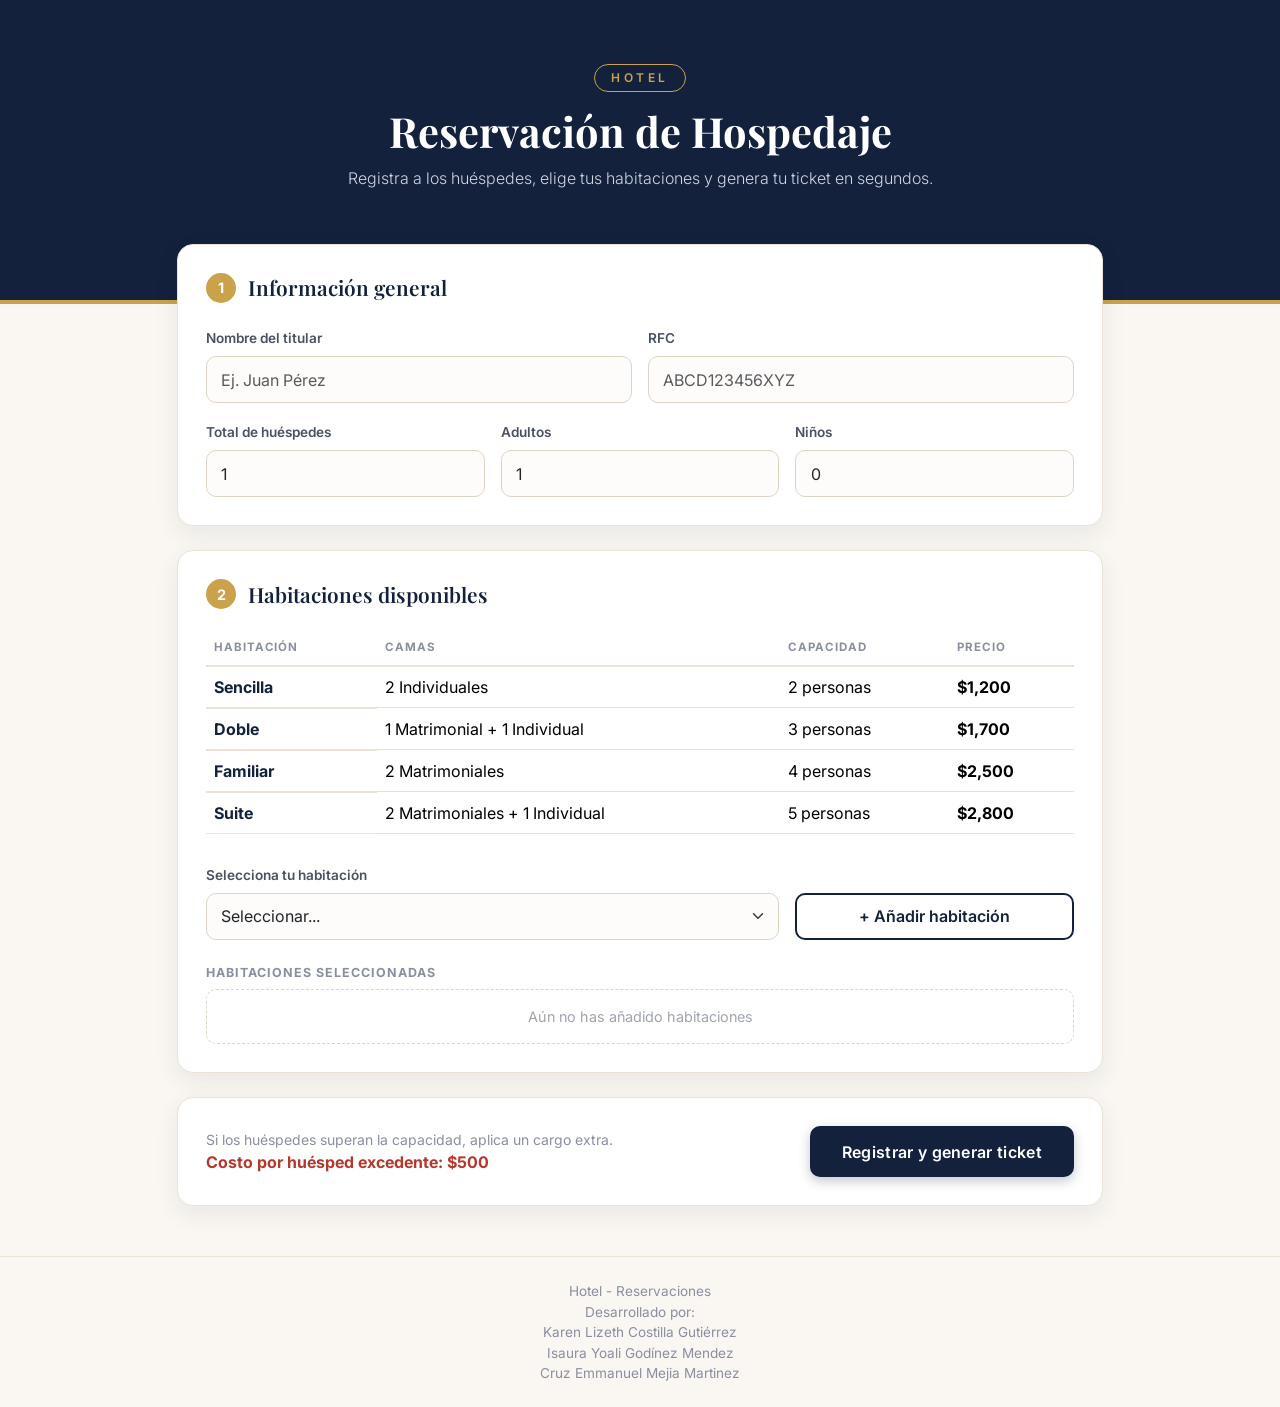
<file: Unidad-3/Hotel-Equipo/index.html>
<!DOCTYPE html>
<html lang="es">

<head>
    <meta charset="UTF-8">
    <meta name="viewport" content="width=device-width, initial-scale=1.0">
    <title>Hotel - Reservación de Habitaciones</title>

    <!-- Bootstrap (solo para la cuadrícula y los campos de formulario) -->
    <link href="https://cdn.jsdelivr.net/npm/bootstrap@5.3.8/dist/css/bootstrap.min.css" rel="stylesheet">
    <script src="https://cdn.jsdelivr.net/npm/bootstrap@5.3.8/dist/js/bootstrap.bundle.min.js"></script>

    <!-- Tipografías -->
    <link rel="preconnect" href="https://fonts.googleapis.com">
    <link rel="preconnect" href="https://fonts.gstatic.com" crossorigin>
    <link href="https://fonts.googleapis.com/css2?family=Inter:wght@300;400;600;700&family=Playfair+Display:wght@600;700&display=swap" rel="stylesheet">

    <link rel="stylesheet" href="css/estilos.css">
</head>

<body>

    <header class="encabezado">
        <p class="encabezado-etiqueta">Hotel</p>
        <h1>Reservación de Hospedaje</h1>
        <p class="encabezado-texto">Registra a los huéspedes, elige tus habitaciones y genera tu ticket en segundos.</p>
    </header>

    <main class="container contenido">
        <div class="row justify-content-center">
            <div class="col-lg-10">
                <form id="formRegistro" class="row g-4">

                    <section class="col-12" aria-labelledby="titulo-info">
                        <div class="card tarjeta">
                            <h2 id="titulo-info" class="tarjeta-titulo"><span class="paso">1</span> Información general</h2>
                            <div class="row g-3">
                                <div class="col-md-6">
                                    <label for="nombre" class="form-label">Nombre del titular</label>
                                    <input type="text" class="form-control" id="nombre" name="nombre"
                                        placeholder="Ej. Juan Pérez">
                                </div>
                                <div class="col-md-6">
                                    <label for="rfc" class="form-label">RFC</label>
                                    <input type="text" class="form-control" id="rfc" name="rfc"
                                        placeholder="ABCD123456XYZ">
                                </div>
                                <div class="col-md-4">
                                    <label for="huespedes" class="form-label">Total de huéspedes</label>
                                    <input type="number" class="form-control" id="huespedes" name="huespedes" min="1"
                                        value="1">
                                </div>
                                <div class="col-md-4">
                                    <label for="adultos" class="form-label">Adultos</label>
                                    <input type="number" class="form-control" id="adultos" name="adultos" min="1"
                                        value="1">
                                </div>
                                <div class="col-md-4">
                                    <label for="ninos" class="form-label">Niños</label>
                                    <input type="number" class="form-control" id="ninos" name="ninos" min="0" value="0">
                                </div>
                            </div>
                        </div>
                    </section>

                    <section class="col-12" aria-labelledby="titulo-habitaciones">
                        <div class="card tarjeta">
                            <h2 id="titulo-habitaciones" class="tarjeta-titulo"><span class="paso">2</span> Habitaciones disponibles</h2>

                            <div class="table-responsive">
                                <table class="table align-middle tabla-habitaciones">
                                    <caption class="visually-hidden">Tipos de habitación, camas, capacidad y precio</caption>
                                    <thead>
                                        <tr>
                                            <th scope="col">Habitación</th>
                                            <th scope="col">Camas</th>
                                            <th scope="col">Capacidad</th>
                                            <th scope="col">Precio</th>
                                        </tr>
                                    </thead>
                                    <tbody>
                                        <tr>
                                            <th scope="row">Sencilla</th>
                                            <td>2 Individuales</td>
                                            <td>2 personas</td>
                                            <td class="badge-price">$1,200</td>
                                        </tr>
                                        <tr>
                                            <th scope="row">Doble</th>
                                            <td>1 Matrimonial + 1 Individual</td>
                                            <td>3 personas</td>
                                            <td class="badge-price">$1,700</td>
                                        </tr>
                                        <tr>
                                            <th scope="row">Familiar</th>
                                            <td>2 Matrimoniales</td>
                                            <td>4 personas</td>
                                            <td class="badge-price">$2,500</td>
                                        </tr>
                                        <tr>
                                            <th scope="row">Suite</th>
                                            <td>2 Matrimoniales + 1 Individual</td>
                                            <td>5 personas</td>
                                            <td class="badge-price">$2,800</td>
                                        </tr>
                                    </tbody>
                                </table>
                            </div>

                            <fieldset class="row g-3 align-items-end agregar">
                                <legend class="visually-hidden">Agregar habitación</legend>
                                <div class="col-md-8">
                                    <label for="habitacion" class="form-label">Selecciona tu habitación</label>
                                    <select id="habitacion" class="form-select">
                                        <option value="">Seleccionar...</option>
                                        <option value="Sencilla">Sencilla</option>
                                        <option value="Doble">Doble</option>
                                        <option value="Familiar">Familiar</option>
                                        <option value="Suite">Suite</option>
                                    </select>
                                </div>
                                <div class="col-md-4">
                                    <button type="button" class="btn btn-anadir w-100"
                                        onclick="agregarHabitacion();">+ Añadir habitación</button>
                                </div>
                            </fieldset>

                            <div class="seleccionadas">
                                <h3>Habitaciones seleccionadas</h3>
                                <ul id="listaHabitacion" class="list-group list-group-flush mb-0"></ul>
                            </div>
                        </div>
                    </section>

                    <section class="col-12" aria-label="Confirmar reservación">
                        <div class="card tarjeta resumen">
                            <p class="resumen-nota">
                                <small>Si los huéspedes superan la capacidad, aplica un cargo extra.</small>
                                <strong>Costo por huésped excedente: $500</strong>
                            </p>
                            <button type="button" class="btn btn-reservar"
                                onclick="Datos.Registrar();">Registrar y generar ticket</button>
                        </div>
                    </section>

                </form>
            </div>
        </div>
    </main>

    <footer class="pie">
        <p>Hotel - Reservaciones</p>
        <p>Desarrollado por:</p>
        <p>Karen Lizeth Costilla Gutiérrez</p>
        <p>Isaura Yoali Godínez Mendez</p>
        <p>Cruz Emmanuel Mejia Martinez</p>
    </footer>

    <div id="impTodo" hidden></div>

    <script src="js/funciones.js"></script>
</body>

</html>
</file>
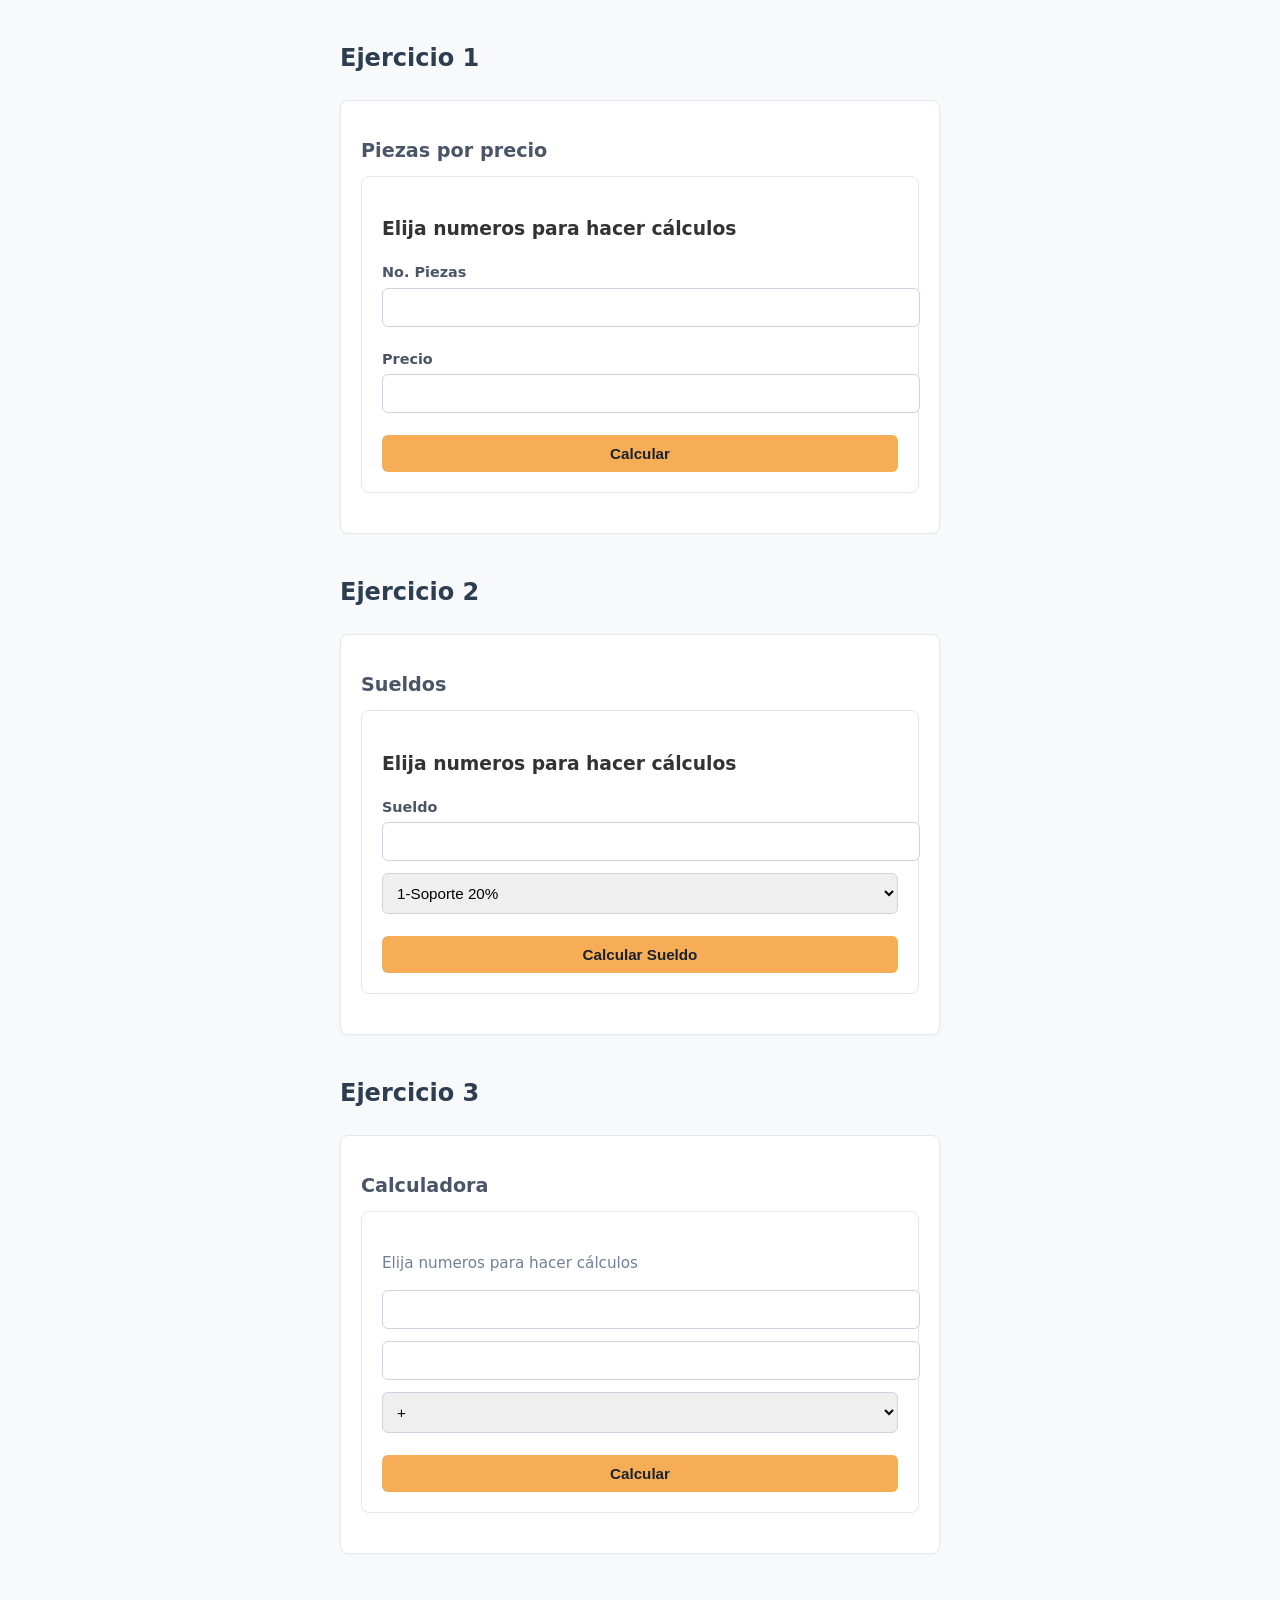
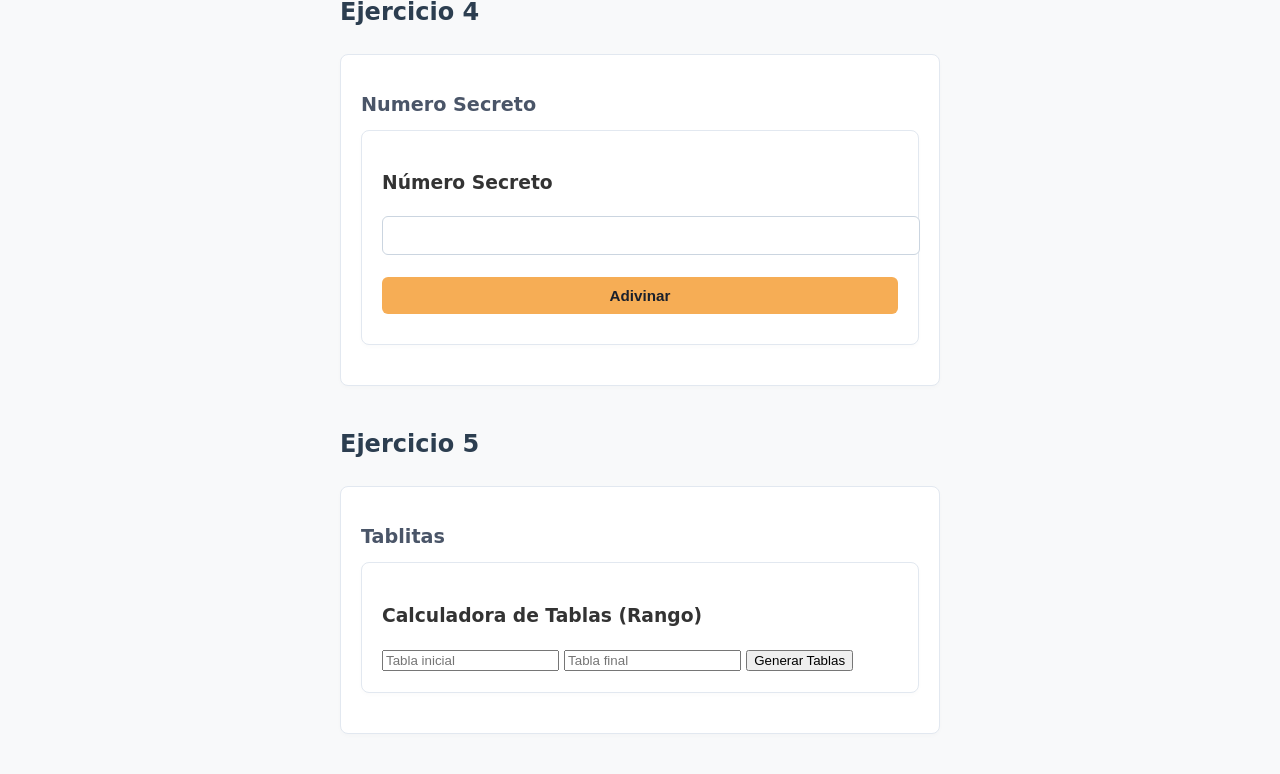
<file: Unidad-3/Puntuacion-1-U2/index.html>
<!DOCTYPE html>
<html lang="en">

<head>
    <meta charset="UTF-8">
    <meta name="viewport" content="width=device-width, initial-scale=1.0">
    <link rel="stylesheet" href="css/styles.css">
    <title>Puntuacion-1-U3</title>
</head>

<body>
    <h1>Ejercicio 1</h1>
    <article>
        <h2>Piezas por precio</h2>
        <form action="" method="post" id="calculadora" name="calculadora">
            <h3>Elija numeros para hacer cálculos</h3>
            <p>No. Piezas</p>
            <input type="text" name="pieza" id="pieza"><br>
            <p>Precio</p>
            <input type="text" name="precio" id="precio"><br>

            <button type="button" onclick="calcular();" class="btn btn-warning" id="btnCalcular">Calcular</button>
        </form>
        <p class="alert alert-success" id="resultado"></p>
    </article>

    <p class="alert alert-success" id="resultado"></p>
    <h1>Ejercicio 2</h1>
    <article>
        <h2>Sueldos</h2>
        <form action="" method="post" id="calculadora" name="calculadora">
            <h3>Elija numeros para hacer cálculos</h3>
            <p>Sueldo</p>
            <input type="text" name="sueldo" id="sueldo"><br>
            <select id="operador2" size="1" name="operador2">
                <option value="Soporte">1-Soporte 20%</option>
                <option value="ProyectManger">2-Proyect Manager 40%</option>
                <option value="ProgDr">3-Prog dr 25%</option>
                <option value="ProgSr">4-Prog sr 35%</option>
            </select>

            <button type="button" onclick="CalcSueldo();" class="btn btn-warning" id="btnCalcular">Calcular
                Sueldo</button>
        </form>

        <p class="alert alert-success" id="resultado2"></p>
    </article>

    <h1>Ejercicio 3</h1>
    <article>
        <h2>Calculadora</h2>
        <form action="" method="post" id="calculadora" name="calculadora">
            <h4>Elija numeros para hacer cálculos</h4>
            <input type="text" name="n1" id="n1"><br>
            <input type="text" name="n2" id="n2"><br>
            <select id="operador3" size="1" name="operador3">
                <option value="suma">+</option>
                <option value="resta">-</option>
                <option value="division">/</option>
                <option value="multiplacion">*</option>
                <option value="modulo">%</option>
            </select>
            <button type="button" onclick="Calc();" class="btn btn-warning" id="btnCalcular">Calcular</button>
        </form>
        <p class="alert alert-success" id="resultado3"></p>
    </article>

    <h1>Ejercicio 4</h1>
    <article>
        <h2>Numero Secreto</h2>
        <form action="" method="post" id="calculadora" name="calculadora">

            <h3>Número Secreto</h3>
            <input type="text" id="numUsuario" name="n1">
            <button type="button" onclick="adivinar();" class="btn btn-warning" id="btnCalcular">Adivinar</button>
            <p id="mensajeJuego"></p>

        </form>
        <p class="alert alert-success" id="mensaje"></p>
    </article>

    <h1>Ejercicio 5</h1>
    <article>
        <h2>Tablitas</h2>
        <form action="" method="post" id="calculadora" name="calculadora">

            <h3>Calculadora de Tablas (Rango)</h3>
            <input type="number" id="tablaInicio" placeholder="Tabla inicial">
            <input type="number" id="tablaFin" placeholder="Tabla final">
            <button type="button" onclick="Tablas();">Generar Tablas</button>

            <div id="resultadoTablas"></div>

        </form>
        <p class="alert alert-success" id="mensaje"></p>
    </article>

    <script src="js/script.js"></script>
</body>

</html>
</file>
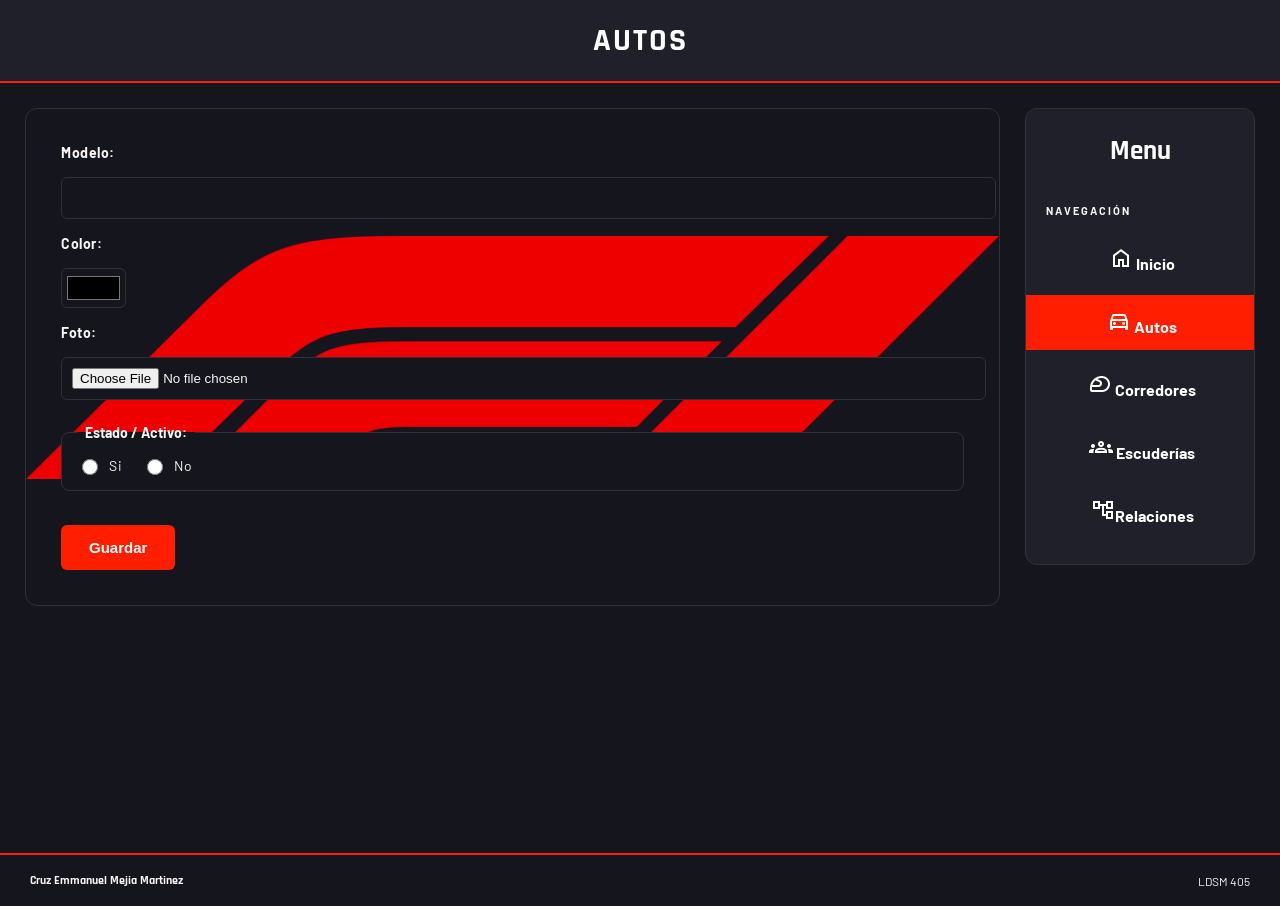
<file: Unidad-2/Practica-2/Autos.html>
<!doctype html>
<html lang="es">
  <head>
    <meta charset="UTF-8" />
    <meta name="viewport" content="width=device-width, initial-scale=1.0" />
    <meta name="author" content="Cruz Emmanuel Mejia Martinez" />
    <meta name="keywords" content="Desarrollo web, ingenieria de software" />
    <link
      href="https://fonts.googleapis.com/css2?family=Barlow:wght@400;500;600;700&family=Rajdhani:wght@400;500;600;700&display=swap"
      rel="stylesheet"
    />
    <link href="https://fonts.googleapis.com/css2?family=Material+Symbols+Outlined" rel="stylesheet">
    <link rel="stylesheet" href="css/estilos.css" />
    <title>Autos</title>
  </head>
  <body>
    <header>
      <h1>Autos</h1>
    </header>

    <main>
      <form
        id="Autos"
        name="datos_usuario"
        method="post"
        action="#"
        enctype="multipart/form-data"
      >
        <label for="texto">Modelo:</label>
        <input type="text" id="texto" />

        <label for="colorf">Color:</label>
        <input type="color" id="colorf" />

        <label for="imagen">Foto:</label>
        <input type="file" id="imagen" />

        <fieldset class="campo-opciones">
          <legend>Estado / Activo:</legend>
          <label
            ><input type="radio" id="activo" name="activo" value="Si" />
            Si</label
          >
          <label><input type="radio" name="activo" value="No" /> No</label>
        </fieldset>

        <button type="button" id="boton" onclick="mi_metodo()">Guardar</button>
      </form>

      <aside class="menu">
        <h2>Menu</h2>
        <p class="menu-subtitulo">NAVEGACIÓN</p>
        <nav>
          <ol>
            <li>
              <a href="index.html"
                ><span class="material-symbols-outlined">home</span> Inicio</a
              >
            </li>
            <li class="seleccionado">
              <a href="Autos.html"
                ><span class="material-symbols-outlined"> directions_car </span>
                Autos</a
              >
            </li>
            <li>
              <a href="Corredor.html"
                ><span class="material-symbols-outlined">
                  sports_motorsports
                </span>
                Corredores</a
              >
            </li>
            <li>
              <a href="Escuderia.html"
                ><span class="material-symbols-outlined">groups</span>
                Escuderías</a
              >
            </li>
            <li>
              <a href="Relaciones.html">
                <span class="material-symbols-outlined">account_tree</span
                >Relaciones</a
              >
            </li>
          </ol>
        </nav>
      </aside>
    </main>

    <footer>
      <h2>Cruz Emmanuel Mejia Martinez</h2>
      <p>LDSM 405</p>
    </footer>

    <script src="js/js-autos.js"></script>
  </body>
</html>
</file>
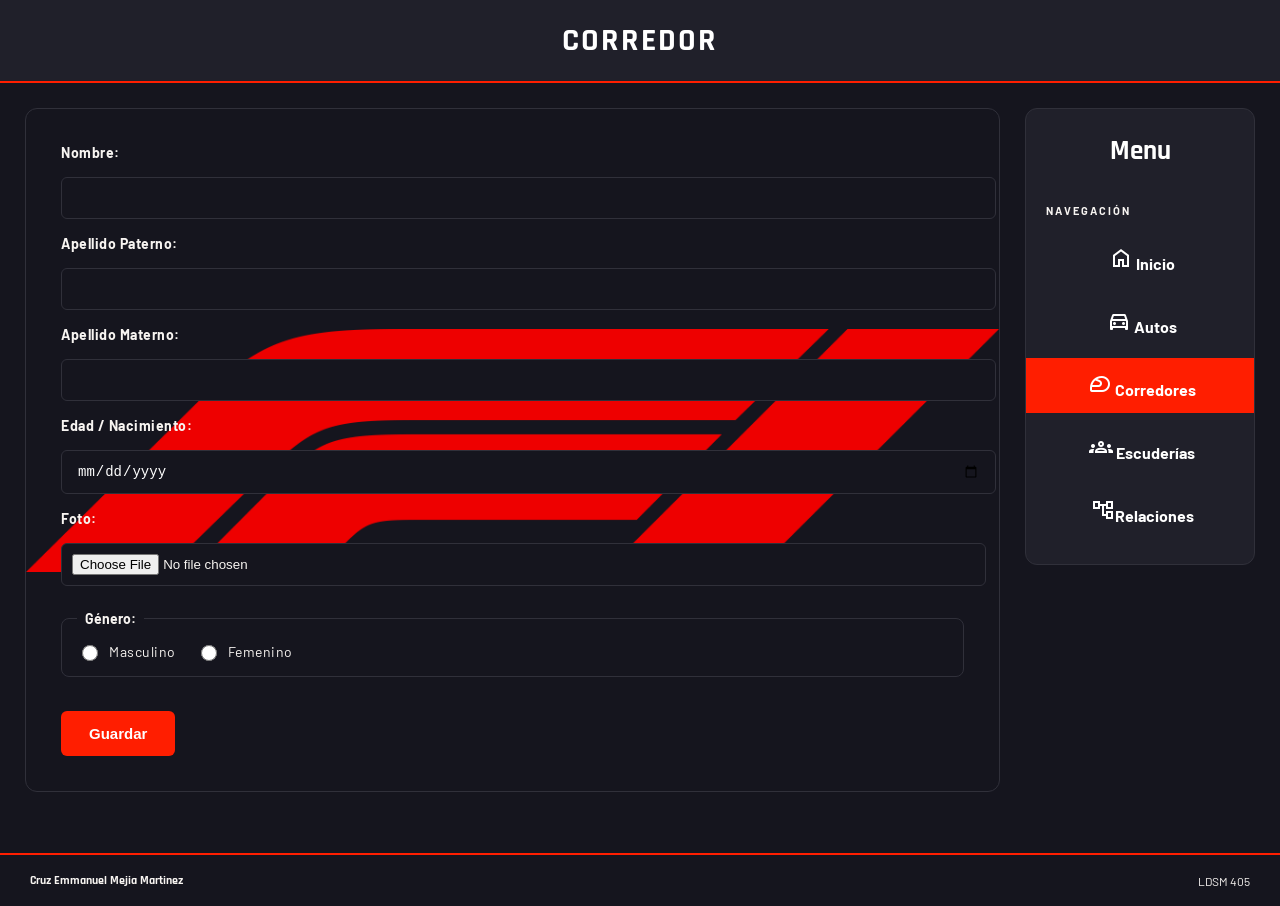
<file: Unidad-2/Practica-2/Corredor.html>
<!doctype html>
<html lang="es">
  <head>
    <meta charset="UTF-8" />
    <meta name="viewport" content="width=device-width, initial-scale=1.0" />
    <meta name="author" content="Cruz Emmanuel Mejia Martinez" />
    <meta name="keywords" content="Desarrollo web, ingenieria de software" />
    <link
      href="https://fonts.googleapis.com/css2?family=Barlow:wght@400;500;600;700&family=Rajdhani:wght@400;500;600;700&display=swap"
      rel="stylesheet"
    />
    <link href="https://fonts.googleapis.com/css2?family=Material+Symbols+Outlined" rel="stylesheet">
    <link rel="stylesheet" href="css/estilos.css" />
    <title>Corredor</title>
  </head>
  <body>
    <header>
      <h1>Corredor</h1>
    </header>

    <main>
      <form
        id="Corredor"
        name="datos_usuario"
        method="post"
        action="#"
        enctype="multipart/form-data"
      >
        <label for="nombre">Nombre:</label>
        <input type="text" id="nombre" />

        <label for="paterno">Apellido Paterno:</label>
        <input type="text" id="paterno" />

        <label for="materno">Apellido Materno:</label>
        <input type="text" id="materno" />

        <label for="fecha">Edad / Nacimiento:</label>
        <input type="date" id="fecha" />

        <label for="imagen">Foto:</label>
        <input type="file" id="imagen" />

        <fieldset class="campo-opciones">
          <legend>Género:</legend>
          <label
            ><input type="radio" name="GeneroU" value="Masculino" />
            Masculino</label
          >
          <label
            ><input type="radio" name="GeneroU" value="Femenino" />
            Femenino</label
          >
        </fieldset>

        <button type="button" id="boton" onclick="mi_metodo()">Guardar</button>
      </form>

      <aside class="menu">
        <h2>Menu</h2>
        <p class="menu-subtitulo">NAVEGACIÓN</p>
        <nav>
          <ol>
            <li>
              <a href="index.html"
                ><span class="material-symbols-outlined">home</span> Inicio</a
              >
            </li>
            <li>
              <a href="Autos.html"
                ><span class="material-symbols-outlined"> directions_car </span>
                Autos</a
              >
            </li>
            <li class="seleccionado">
              <a href="Corredor.html"
                ><span class="material-symbols-outlined">
                  sports_motorsports
                </span>
                Corredores</a
              >
            </li>
            <li>
              <a href="Escuderia.html"
                ><span class="material-symbols-outlined">groups</span>
                Escuderías</a
              >
            </li>
            <li>
              <a href="Relaciones.html">
                <span class="material-symbols-outlined">account_tree</span
                >Relaciones</a
              >
            </li>
          </ol>
        </nav>
      </aside>
    </main>

    <footer>
      <h2>Cruz Emmanuel Mejia Martinez</h2>
      <p>LDSM 405</p>
    </footer>

    <script src="js/js-corredor.js"></script>
  </body>
</html>
</file>
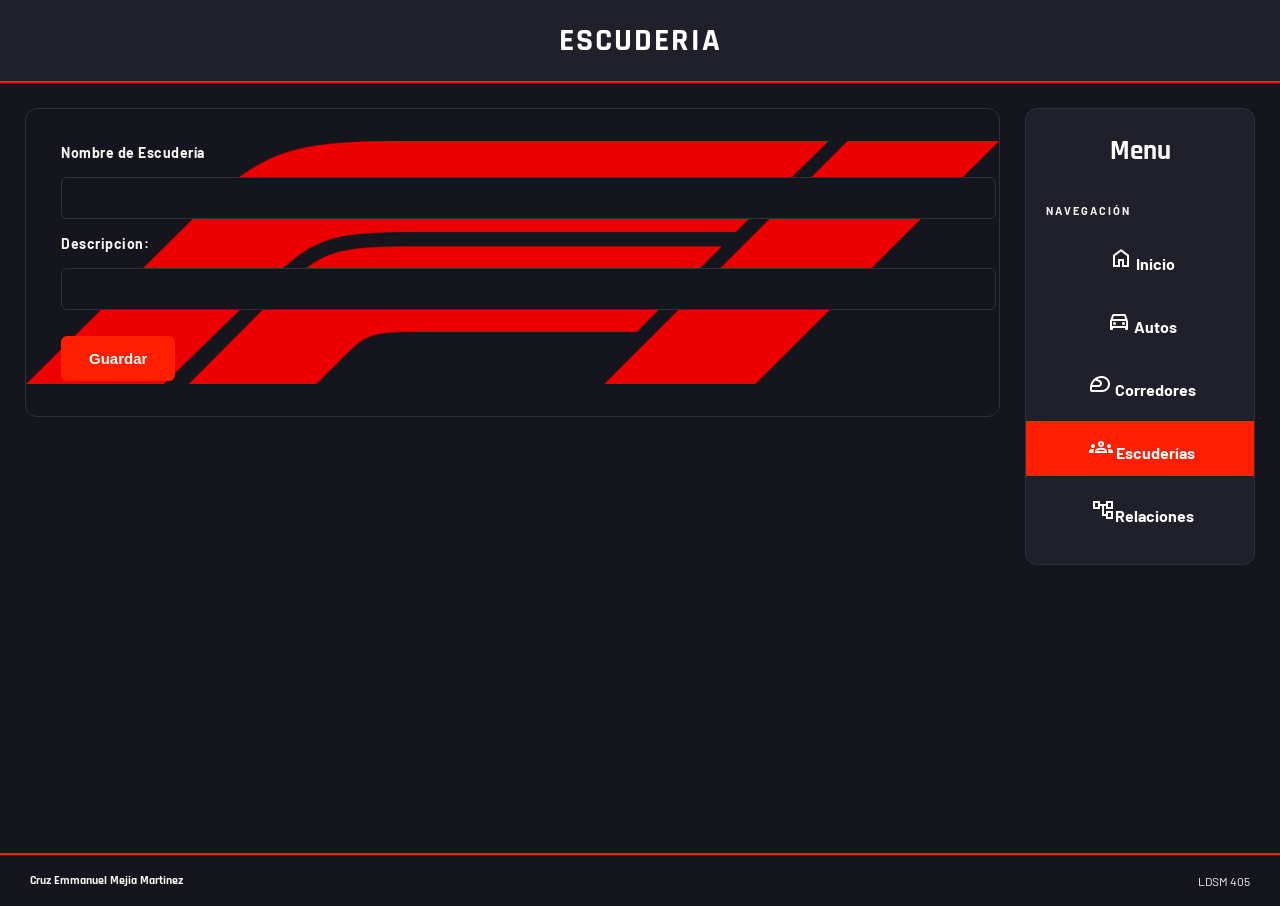
<file: Unidad-2/Practica-2/Escuderia.html>
<!doctype html>
<html lang="es">
  <head>
    <meta charset="UTF-8" />
    <meta name="viewport" content="width=device-width, initial-scale=1.0" />
    <meta name="author" content="Cruz Emmanuel Mejia Martinez" />
    <meta name="keywords" content="Desarrollo web, ingenieria de software" />
    <link
      href="https://fonts.googleapis.com/css2?family=Barlow:wght@400;500;600;700&family=Rajdhani:wght@400;500;600;700&display=swap"
      rel="stylesheet"
    />
    <link href="https://fonts.googleapis.com/css2?family=Material+Symbols+Outlined" rel="stylesheet">
    <link rel="stylesheet" href="css/estilos.css" />
    <title>Escuderia</title>
  </head>
  <body>
    <header>
      <h1>Escuderia</h1>
    </header>

    <main>
      <form
        id="Escuderia"
        name="datos_usuario"
        method="post"
        action="#"
        enctype="multipart/form-data"
      >
        <label>Nombre de Escudería</label>
        <input type="text" id="modelo" />

        <label>Descripcion:</label>
        <input type="text" id="descripcion" />

        <button type="button" id="boton" onclick="mi_metodo()">Guardar</button>
      </form>

      <aside class="menu">
        <h2>Menu</h2>
        <p class="menu-subtitulo">NAVEGACIÓN</p>
        <nav>
          <ol>
            <li>
              <a href="index.html"
                ><span class="material-symbols-outlined">home</span> Inicio</a
              >
            </li>
            <li>
              <a href="Autos.html"
                ><span class="material-symbols-outlined"> directions_car </span>
                Autos</a
              >
            </li>
            <li>
              <a href="Corredor.html"
                ><span class="material-symbols-outlined">
                  sports_motorsports
                </span>
                Corredores</a
              >
            </li>
            <li class="seleccionado">
              <a href="Escuderia.html"
                ><span class="material-symbols-outlined">groups</span>
                Escuderías</a
              >
            </li>
            <li>
              <a href="Relaciones.html">
                <span class="material-symbols-outlined">account_tree</span
                >Relaciones</a
              >
            </li>
          </ol>
        </nav>
      </aside>
    </main>

    <footer>
      <h2>Cruz Emmanuel Mejia Martinez</h2>
      <p>LDSM 405</p>
    </footer>

    <script src="js/js-escuderia.js"></script>
  </body>
</html>
</file>
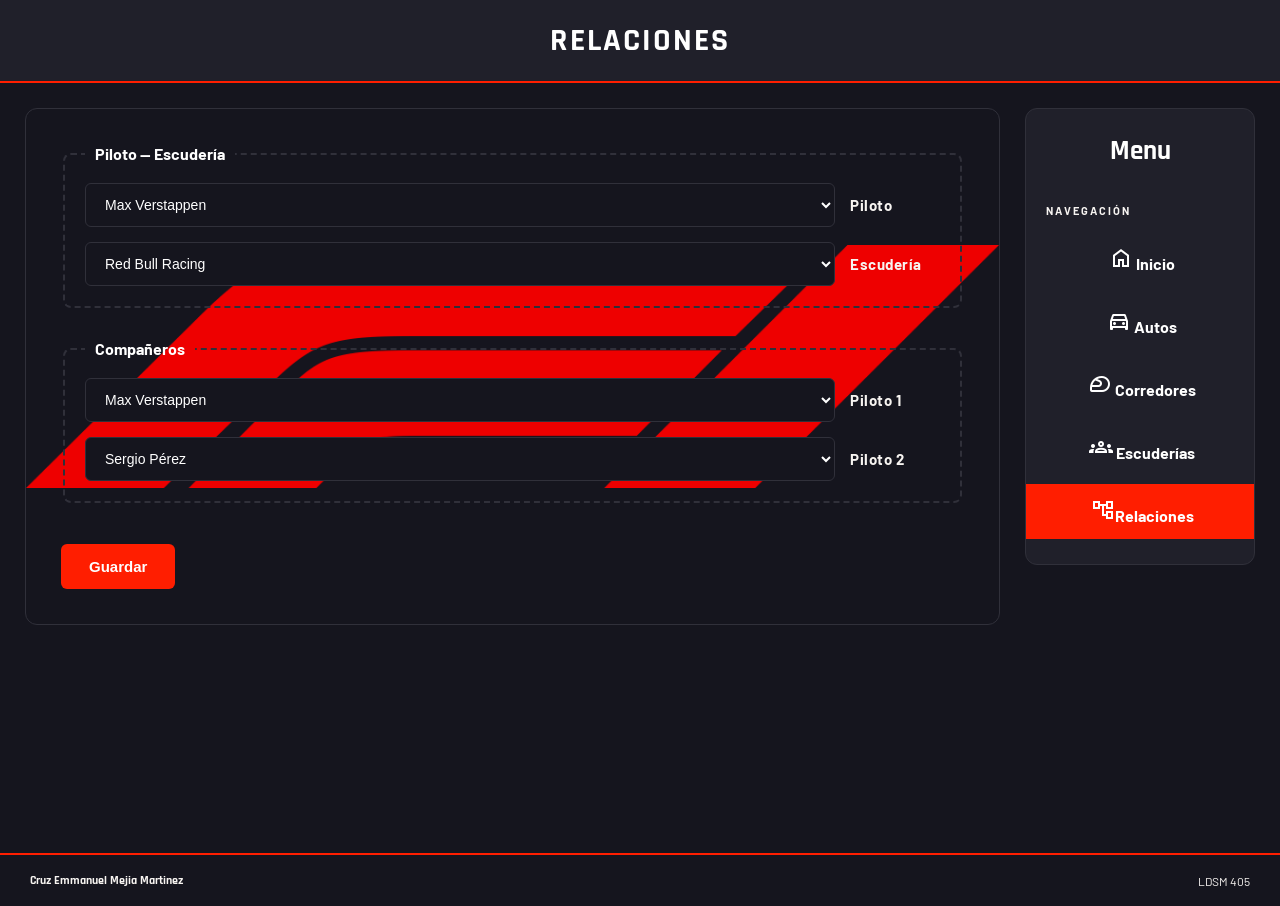
<file: Unidad-2/Practica-2/Relaciones.html>
<!doctype html>
<html lang="es">
  <head>
    <meta charset="UTF-8" />
    <meta name="viewport" content="width=device-width, initial-scale=1.0" />
    <meta name="author" content="Cruz Emmanuel Mejia Martinez" />
    <meta name="keywords" content="Desarrollo web, ingenieria de software" />
    <link
      href="https://fonts.googleapis.com/css2?family=Barlow:wght@400;500;600;700&family=Rajdhani:wght@400;500;600;700&display=swap"
      rel="stylesheet"
    />
    <link href="https://fonts.googleapis.com/css2?family=Material+Symbols+Outlined" rel="stylesheet">
    <link rel="stylesheet" href="css/estilos.css" />
    <title>Relaciones</title>
  </head>
  <body>
    <header>
      <h1>Relaciones</h1>
    </header>

    <main>
      <form
        id="Relaciones"
        name="datos_usuario"
        method="post"
        action="#"
        enctype="multipart/form-data"
      >
        <fieldset class="campo-relacion">
          <legend>Piloto — Escudería</legend>

          <section class="grupo-select">
            <select id="piloto">
              <option value="Max Verstappen">Max Verstappen</option>
              <option value="Sergio Pérez">Sergio Pérez</option>
              <option value="Charles Leclerc">Charles Leclerc</option>
            </select>
            <label for="piloto">Piloto</label>
          </section>

          <section class="grupo-select">
            <select id="escuderia">
              <option value="Red Bull Racing">Red Bull Racing</option>
              <option value="Scuderia Ferrari">Scuderia Ferrari</option>
              <option value="McLaren F1 Team">McLaren F1 Team</option>
            </select>
            <label for="escuderia">Escudería</label>
          </section>
        </fieldset>

        <fieldset class="campo-relacion">
          <legend>Compañeros</legend>

          <section class="grupo-select">
            <select id="piloto1">
              <option value="Max Verstappen">Max Verstappen</option>
              <option value="Charles Leclerc">Charles Leclerc</option>
              <option value="Lando Norris">Lando Norris</option>
            </select>
            <label for="piloto1">Piloto 1</label>
          </section>

          <section class="grupo-select">
            <select id="piloto2">
              <option value="Sergio Pérez">Sergio Pérez</option>
              <option value="Carlos Sainz">Carlos Sainz</option>
              <option value="Oscar Piastri">Oscar Piastri</option>
            </select>
            <label for="piloto2">Piloto 2</label>
          </section>
        </fieldset>

        <button type="button" id="boton" onclick="mi_metodo()">Guardar</button>
      </form>

      <aside class="menu">
        <h2>Menu</h2>
        <p class="menu-subtitulo">NAVEGACIÓN</p>
        <nav>
          <ol>
            <li>
              <a href="index.html"
                ><span class="material-symbols-outlined">home</span> Inicio</a
              >
            </li>
            <li>
              <a href="Autos.html"
                ><span class="material-symbols-outlined"> directions_car </span>
                Autos</a
              >
            </li>
            <li>
              <a href="Corredor.html"
                ><span class="material-symbols-outlined">
                  sports_motorsports
                </span>
                Corredores</a
              >
            </li>
            <li>
              <a href="Escuderia.html"
                ><span class="material-symbols-outlined">groups</span>
                Escuderías</a
              >
            </li>
            <li class="seleccionado">
              <a href="Relaciones.html">
                <span class="material-symbols-outlined">account_tree</span
                >Relaciones</a
              >
            </li>
          </ol>
        </nav>
      </aside>
    </main>

    <footer>
      <h2>Cruz Emmanuel Mejia Martinez</h2>
      <p>LDSM 405</p>
    </footer>

    <script src="js/js-relaciones.js"></script>
  </body>
</html>
</file>
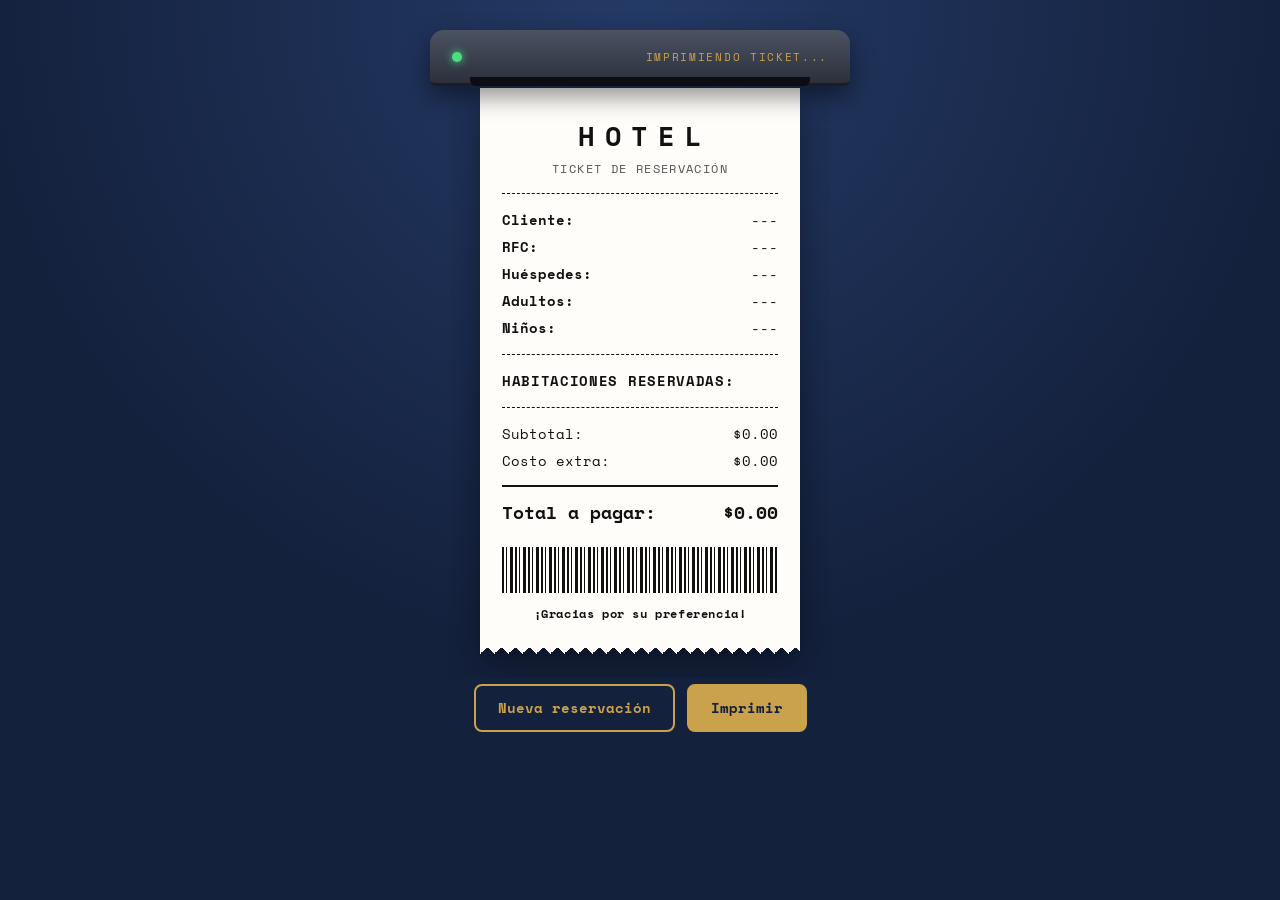
<file: Unidad-3/Hotel-Equipo/ticket.html>
<!DOCTYPE html>
<html lang="es">

<head>
    <meta charset="UTF-8">
    <meta name="viewport" content="width=device-width, initial-scale=1.0">
    <title>Ticket de reservación</title>

    <link rel="preconnect" href="https://fonts.googleapis.com">
    <link rel="preconnect" href="https://fonts.gstatic.com" crossorigin>
    <link href="https://fonts.googleapis.com/css2?family=Space+Mono:wght@400;700&display=swap" rel="stylesheet">

    <link rel="stylesheet" href="css/estilos-ticket.css">
</head>

<body>

    <main class="escena">

        <!-- La "impresora" de la que sale el ticket -->
        <header class="impresora">
            <span class="luz" aria-hidden="true"></span>
            <p class="impresora-nombre">Imprimiendo ticket...</p>
            <span class="ranura" aria-hidden="true"></span>
        </header>

        <div class="salida">
            <article class="ticket card">

                <header class="ticket-encabezado">
                    <h1>HOTEL</h1>
                    <p>Ticket de reservación</p>
                </header>

                <hr class="mi_linea">

                <section class="ticket-datos" aria-label="Datos del cliente">
                    <p class="linea-detalle">
                        <strong>Cliente:</strong>
                        <span id="salidaCliente">---</span>
                    </p>

                    <p class="linea-detalle">
                        <strong>RFC:</strong>
                        <span id="salidaRFC">---</span>
                    </p>

                    <p class="linea-detalle">
                        <strong>Huéspedes:</strong>
                        <span id="salidaHuespedes">---</span>
                    </p>

                    <p class="linea-detalle">
                        <strong>Adultos:</strong>
                        <span id="salidaAdultos">---</span>
                    </p>

                    <p class="linea-detalle">
                        <strong>Niños:</strong>
                        <span id="salidaNinos">---</span>
                    </p>
                </section>

                <hr class="mi_linea">

                <section class="ticket-habitaciones" aria-labelledby="titulo-reservadas">
                    <h2 id="titulo-reservadas">Habitaciones reservadas:</h2>
                    <ul id="salidaListaHabitaciones">
                    </ul>
                </section>

                <hr class="mi_linea">

                <section class="ticket-totales" aria-label="Totales">
                    <p class="linea-detalle">
                        <span>Subtotal:</span>
                        <span id="salidaSubtotal">$0.00</span>
                    </p>

                    <p class="linea-detalle">
                        <span>Costo extra:</span>
                        <span id="salidaExtra">$0.00</span>
                    </p>

                    <p class="linea-detalle total-destacado">
                        <span>Total a pagar:</span>
                        <span id="salidaTotal">$0.00</span>
                    </p>
                </section>

                <footer class="ticket-pie">
                    <div class="barcode" aria-hidden="true"></div>
                    <p class="gracias">¡Gracias por su preferencia!</p>
                </footer>

            </article>
        </div>

        <nav class="acciones" aria-label="Acciones del ticket">
            <a href="index.html" class="boton boton-claro">Nueva reservación</a>
            <button type="button" class="boton boton-dorado" onclick="window.print();">Imprimir</button>
        </nav>

    </main>

    <script src="js/ticket.js"></script>

</body>

</html>
</file>
<file: Unidad-1/Puntuacion-1/css/styles.css>
main{
    display: flex;
}

body{
    background-color: #08090D;
    color: #EEEEEE;
    font-family: "Noto Sans", sans-serif;
    font-optical-sizing: auto;
    font-weight: 100;
    font-style: normal;
    font-variation-settings: "wdth" 100;
    font-size: 15px;
}

#principal {
    background-color: #0F1117;
    width: 80%;
}


.galeria {
    width: auto;
    padding: auto;
    background-color: #14161D;
}


.titulo {
    text-align: center;
    color: #FCEE0A;
}


.section-galeria {
    display: flex;
    flex-direction: row;
    width: 100%;
}

.galeria-2{
    display: flex;
    flex-direction: row;
    background-color: #0F1117;
    justify-content: center;

}

.galeria .articulo {
    background-color: #0F1117;
    width: 25%;
    height: 120px;
    margin: 15px;
    padding: 15px;
    border: 1px solid #FCEE0A;
}

.articulo{
    background-color: #0F1117;
    width: 25%;
    height: 120px;
    margin: 15px;
    padding: 15px;
    border: 1px solid #FCEE0A;
}

.imagen{
    width: 100%;
    height: 100%;
}

.img-bg {
    background-image: url("../img/Cyberpunk_Img_1.jpeg");
    background-size: contain;
    background-position: center;
    background-repeat: no-repeat;
}

.img-bg-2 {
    background-image: url("../img/En_la_luna_2.jpg");
    background-size: contain;
    background-position: center;
    background-repeat: no-repeat;
}

.color-dg{
    background: linear-gradient(to top, #0F1117, #FF2A6D, #FCEE0A);
}

.imagen-info{
    display: flex;
    flex-direction: row;
    gap: 20px;
}

.menu {
    width: 20%;
    background-color: #14161D;
    color: #F2F2F4;
    padding: 0;
    border-left: 1px solid #2A2C36;
    text-align: center;
}

ol{
    margin: 0;
    padding: 0;
}

li{
    padding: 15px;
    list-style: none;
}


.info-iconos ul {
    display: flex;
    justify-content: space-around;
    align-items: center;
    list-style: none;
    margin: 0;
    padding: 0;
}

/* Footer */
footer {
    padding: 20px;
    background-color: #08090D;
    color: #F2F2F4;
}

footer ul {
    display: flex;
    justify-content: space-around;
    list-style: none;
}

footer a {
    color: #00E5FF;
}

footer i{
    color: #FCEE0A;
    font-size: 40px;
    font-weight: bolder;
}

.material-symbols-outlined {
  color: #FCEE0A;
  font-size: 20px;
  font-weight: bolder;
}
</file>
<file: Unidad-2/Curriculum/css/estilos.css>
html {
  scroll-behavior: smooth;
  scroll-padding-top: 80px;
}

body {
  font-family: "Space Mono", monospace;
  color: #111111;
  padding-top: 70px;
  cursor: crosshair;

  /* HALFTONE FONDO */
  background-color: #e9dfec;
  background-image: radial-gradient(rgba(0, 0, 0, 0.16) 1px, transparent 1.6px);
  background-size: 7px 7px;
  /*Utilice IA para hacer este efecto halftone*/
}

/* NAVBAR */

nav {
  background-color: #0a0a0a;
}

.navbar-brand {
  font-family: "Anton", sans-serif;
  font-size: 1.6rem;
  letter-spacing: 1px;
  text-transform: uppercase;
}

.nav-link {
  text-transform: uppercase;
  letter-spacing: 1px;
  font-weight: 700;
}

/* TIPOGRAFÍA Y TITULARES */

h1,
h2,
h3 {
  font-family: "Anton", sans-serif;
  text-transform: uppercase;
  font-weight: 400;
}

h1 {
  font-size: clamp(3.8rem, 14vw, 9rem);
  line-height: 0.9;
  color: #e10600;
  -webkit-text-stroke: 2px #000000; /* Borde negro para texto */
  text-shadow: 6px 6px 0 #000000;
}

h2 {
  display: inline-block;
  line-height: 1;
  padding-bottom: 6px;
}

h3 {
  color: inherit;
  letter-spacing: 1px;
}

p {
  line-height: 1.7;
}

small {
  color: #e10600;
  font-weight: 700;
  text-transform: uppercase;
  letter-spacing: 1px;
}

a {
  color: #e10600;
  font-weight: 700;
  text-decoration: none;
}

a:hover {
  color: #000000;
}

mark {
  display: inline-block;
  padding: 2px 12px;
  background-color: #e10600;
  color: #ffffff;
  font-weight: 700;
  text-transform: uppercase;
  letter-spacing: 2px;
}

h1 mark {
  margin-top: 14px;
  font-family: "Anton", sans-serif;
  font-size: 0.28em;
  font-weight: 400;
  background-color: #000000;
  text-shadow: none;
  -webkit-text-stroke: 0;
}

/* Código de barras estilo filtro */
hr {
  width: 180px;
  height: 44px;
  margin: 20px 0;
  opacity: 1;
  background-image: repeating-linear-gradient(
    90deg,
    #000000 0px,
    #000000 2px,
    transparent 2px,
    transparent 5px,
    #000000 5px,
    #000000 6px,
    transparent 6px,
    transparent 10px,
    #000000 10px,
    #000000 14px,
    transparent 14px,
    transparent 16px
  );
}

/* SECCIONES Y FONDOS  */
.seccion-oscura {
  background-color: #0a0a0a;
  background-image: radial-gradient(
    rgba(225, 6, 0, 0.45) 1px,
    transparent 1.6px
  );
  background-size: 9px 9px;
  color: #f4f1ea;
}

.seccion-oscura h2 {
  color: #ffffff;
}

/* Franjas rojas decorativas */
aside {
  margin: 28px -20px;
  padding: 10px 0;
  text-align: center;
  background-color: #e10600;
  border-top: 3px solid #000000;
  border-bottom: 3px solid #000000;
  transform: rotate(-1.5deg);
}

aside p {
  margin: 0;
  color: #ffffff;
  font-weight: 700;
  text-transform: uppercase;
  letter-spacing: 2px;
}

/* VENTANAS RETRO  */

figure,
article {
  background-color: #c0c0c0;
  border: 2px solid #000000;
  box-shadow: 8px 8px 0 #000000;
}

figure {
  padding: 3px;
  transform: rotate(-1.5deg);
}

.foto-inclinada {
  transform: rotate(1.5deg) !important;
}

/* Barra azul de título */
figcaption,
article header,
.modal-header {
  display: flex;
  justify-content: space-between;
  align-items: center;
  padding: 4px 8px;
  background-image: linear-gradient(90deg, #000080, #1084d0);
  color: #ffffff;
  font-size: 0.85rem;
  font-weight: 700;
  letter-spacing: 1px;
}

figcaption {
  margin-bottom: 3px;
}

/* Ajuste de imagen para llenar la ventana .exe completa */
.foto-pantalla {
  display: block;
  width: 100%;
  object-fit: cover;
}

/* SOBRE MÍ */

dt {
  padding-top: 10px;
  color: #ff3b2f;
  font-weight: 700;
  text-transform: uppercase;
  letter-spacing: 1px;
  border-top: 1px dashed #777777;
}

dd {
  padding-top: 10px;
  border-top: 1px dashed #777777;
}

/* HERRAMIENTAS / STICKERS DE COLORES */

li article {
  border: 3px solid #000000;
  box-shadow: 6px 6px 0 #000000;
}

.rojo {
  background-color: #e10600;
  color: #ffffff;
  transform: rotate(-1.5deg);
}

.amarillo {
  background-color: #ffd400;
  color: #000000;
  transform: rotate(1.5deg);
}

.azul {
  background-color: #2b3cff;
  color: #ffffff;
  transform: rotate(-1deg);
}

li article span {
  display: block;
  font-family: "Anton", sans-serif;
  font-size: 4rem;
  line-height: 1;
}

/* PROYECTOS Y TARJETAS */

article img {
  border-bottom: 2px solid #000000;
  filter: grayscale(1) contrast(1.15);
  transition: filter 0.3s;
}

article img:hover {
  filter: none;
}

/* HISTORIAL Y FRANJA */

ol {
  list-style: none;
  padding-left: 0;
}

ol li {
  margin-bottom: 36px;
}

time {
  display: inline-block;
  padding: 2px 10px;
  background-color: #000000;
  color: #ffd400;
  font-weight: 700;
}

blockquote {
  margin: 0;
  padding-left: 24px;
  border-left: 10px solid #e10600;
}

blockquote p {
  font-family: "Anton", sans-serif;
  font-size: clamp(2rem, 7vw, 5rem);
  line-height: 1.05;
  text-transform: uppercase;
  color: #ffffff;
}

blockquote footer {
  color: #ffd400;
  font-weight: 700;
}

/* CONTACTO Y BOTONES */

address {
  font-size: 1.1rem;
  line-height: 2.4;
}

.correo-destacado {
  padding: 0 10px;
  background-color: #ffd400;
  color: #000000;
  font-family: "Anton", sans-serif;
  font-size: clamp(1.6rem, 6vw, 3.6rem);
  font-weight: 400;
  box-shadow: 5px 5px 0 #000000;
}

button {
  text-transform: uppercase;
  font-weight: 700;
}

/* FOOTER */

footer {
  background-color: #0a0a0a;
  color: #ffffff;
  text-align: center;
}

footer hr {
  margin: 0 auto 16px auto;
  filter: invert(1);
}
</file>
<file: Unidad-2/Practica-2/css/estilos-home.css>
body {
    font-family: 'Barlow', sans-serif;
    background-color: #15151E;
    color: #FFFFFF;
    min-height: 100vh;
    display: flex;
    flex-direction: column;
    margin: 0;
}

h1, h2, h3{
    font-family: 'Rajdhani', sans-serif;
}

main {
    display: flex;
    flex: 1;
    min-height: calc(100vh - 70px);
    padding: 25px;
    gap: 25px;
    align-items: stretch;
}

#Inicio {
    flex: 1;
    /* Se agrega un degradado para oscurecer la imagen de fondo */
    background-image: 
        linear-gradient(rgba(21, 21, 30, 0.7), rgba(21, 21, 30, 0.7)),
        url('../img/Max\ Verstappen\ Red\ Bull\ F1\ Qatar\ GP\ 120124.jpg');
    background-size: cover;
    background-position: center;
    border: 1px solid #30303A;
    border-radius: 12px;
    padding: 45px;
    display: flex;
    flex-direction: column;
    justify-content: space-between;
    overflow: hidden;
}

.bienvenida {
    padding: 20px 0;
}

.bienvenida h1 {
    font-size: 48px;
    line-height: 1.15;
    letter-spacing: 2px;
    margin-bottom: 20px;
}

.bienvenida h1 span {
    display: block;
    color: #FF1E00;
}

.descripcion {
    color: #F7F4F1;
    font-size: 16px;
    line-height: 1.7;
    max-width: 500px;
    margin-bottom: 30px;
}

.boton-inicio {
    display: inline-block;
    background-color: #FF1E00;
    color: #FFFFFF;
    text-decoration: none;
    font-weight: bold;
    padding: 15px 22px;
    border-radius: 6px;
    transition: 0.3s;
}

.boton-inicio:hover {
    background-color: #9d1200;
    color: #FFFFFF;
}

.informacion {
    display: flex;
    gap: 15px;
    margin-top: 40px;
}

.tarjeta {
    flex: 1;
    background-color: #20202A;
    border: 1px solid #30303A;
    border-radius: 8px;
    padding: 20px;
    transition: 0.3s;
}

.tarjeta:hover {
    /* Cambia el color de fondo y agrega una sombra al pasar el mouse */
    box-shadow: 0 4px 12px rgba(255, 30, 0, 0.5);
}

.numero {
    color: #FF1E00;
    font-size: 13px;
    font-weight: bold;
}

.tarjeta h2 {
    font-size: 19px;
    margin: 15px 0 10px;
}

.tarjeta p {
    color: #F7F4F1;
    font-size: 13px;
    line-height: 1.5;
}

.menu {
    width: 230px;
    flex-shrink: 0;
    background-color: #20202A;
    border: 1px solid #30303A;
    border-radius: 12px;
    padding: 25px 0;
    display: flex;
    flex-direction: column;
    overflow: hidden;
    box-sizing: border-box;
}

.menu h2 {
    color: #FFFFFF;
    text-align: center;
    font-size: 27px;
    margin-top: 0;
    margin-bottom: 25px;
}

.menu-subtitulo {
    color: #F7F4F1;
    font-size: 11px;
    font-weight: bold;
    letter-spacing: 2px;
    padding: 0 20px;
    margin-bottom: 15px;
}

.menu nav {
    width: 100%;
}

.menu ol {
    list-style: none;
    display: flex;
    flex-direction: column;
    gap: 8px;
    padding: 0;
    margin: 0;
    width: 100%;
}

.menu li {
    width: 100%;
    padding: 14px 20px;
    border-left: 4px solid transparent;
    transition: all 0.3s;
    box-sizing: border-box;
}

.menu li a {
    display: block;
    width: 100%;
    text-align: center;
    text-decoration: none;
    color: #FFFFFF;
    font-weight: bold;
}

.menu li.seleccionado {
    background-color: #FF1E00;
}

.menu li:hover {
    background-color: #CC1900;
    font-size: 22px;
    transition: all 0.3s;
}

.menu li:hover a {
    color: #FFFFFF;
}

footer {
    background-color: #15151E;
    border-top: 2px solid #FF1E00;
    padding: 18px 30px;
    display: flex;
    justify-content: space-between;
    align-items: center;
    gap: 15px;
}

footer h2,
footer p,
footer span {
    font-size: 12px;
    color: #F7F4F1;
}

footer span {
    color: #FF1E00;
    font-weight: bold;
}
</file>
<file: Unidad-3/Hotel-Equipo/css/estilos.css>
body {
    background-color: #faf7f2;
    font-family: 'Inter', system-ui, -apple-system, sans-serif;
    color: #1f2430;
    margin: 0;
}

.encabezado {
    background-color: #14213d;
    color: #ffffff;
    text-align: center;
    padding: 64px 20px 110px 20px;
    border-bottom: 4px solid #c9a24b;
}

.encabezado-etiqueta {
    display: inline-block;
    margin: 0 0 14px 0;
    padding: 4px 16px;
    border: 1px solid #c9a24b;
    border-radius: 20px;
    color: #c9a24b;
    font-size: 0.75rem;
    font-weight: 600;
    letter-spacing: 0.3em;
    text-transform: uppercase;
}

.encabezado h1 {
    font-family: 'Playfair Display', Georgia, serif;
    font-size: 2.6rem;
    font-weight: 700;
    margin: 0 0 10px 0;
}

.encabezado-texto {
    color: #cfd5e2;
    font-weight: 300;
    margin: 0;
}

.contenido {
    margin-top: -60px;
    margin-bottom: 50px;
}

.tarjeta {
    background-color: #ffffff;
    border: 1px solid #ebe4d6;
    border-radius: 16px;
    padding: 28px;
    box-shadow: 0 8px 24px rgba(20, 33, 61, 0.08);
    transition: transform 0.3s ease, box-shadow 0.3s ease;
}

.tarjeta:hover {
    transform: translateY(-3px);
    box-shadow: 0 14px 32px rgba(20, 33, 61, 0.12);
}

#formRegistro section:nth-child(1) .tarjeta {
    animation-delay: 0.2s;
}

#formRegistro section:nth-child(2) .tarjeta {
    animation-delay: 0.4s;
}

#formRegistro section:nth-child(3) .tarjeta {
    animation-delay: 0.6s;
}

.tarjeta-titulo {
    display: flex;
    align-items: center;
    gap: 12px;
    margin: 0 0 22px 0;
    font-family: 'Playfair Display', Georgia, serif;
    font-size: 1.3rem;
    font-weight: 600;
    color: #14213d;
}

.paso {
    display: inline-flex;
    justify-content: center;
    align-items: center;
    width: 30px;
    height: 30px;
    border-radius: 50%;
    background-color: #c9a24b;
    color: #ffffff;
    font-family: 'Inter', sans-serif;
    font-size: 0.9rem;
    font-weight: 700;
}

.form-label {
    font-size: 0.85rem;
    font-weight: 600;
    color: #4a5163;
}

.form-control,
.form-select {
    border: 1px solid #ddd5c4;
    border-radius: 10px;
    padding: 0.65rem 0.9rem;
    background-color: #fdfcfa;
    transition: border-color 0.25s ease, box-shadow 0.25s ease, background-color 0.25s ease;
}

.form-control:focus,
.form-select:focus {
    background-color: #ffffff;
    border-color: #c9a24b;
    box-shadow: 0 0 0 4px rgba(201, 162, 75, 0.2);
}

.tabla-habitaciones {
    margin-bottom: 0;
}

.tabla-habitaciones th {
    font-size: 0.72rem;
    text-transform: uppercase;
    letter-spacing: 0.08em;
    color: #8a8fa0;
    border-bottom: 2px solid #ebe4d6;
}

.tabla-habitaciones tbody th {
    font-size: 1rem;
    text-transform: none;
    letter-spacing: 0;
    color: #14213d;
}

.tabla-habitaciones tbody tr {
    transition: background-color 0.25s ease;
}

.tabla-habitaciones tbody tr:hover {
    background-color: #faf4e6;
}

.badge-price {
    font-weight: 700;
    color: #a67c1c;
}

.agregar {
    margin-top: 12px;
}

.btn-anadir {
    background-color: transparent;
    color: #14213d;
    border: 2px solid #14213d;
    border-radius: 10px;
    padding: 0.6rem 1rem;
    font-weight: 600;
    transition: background-color 0.25s ease, color 0.25s ease, transform 0.25s ease;
}

.btn-anadir:hover {
    background-color: #14213d;
    color: #ffffff;
    border-color: #14213d;
    transform: translateY(-2px);
}

.btn-anadir:active {
    transform: translateY(0);
}


.seleccionadas {
    margin-top: 26px;
}

.seleccionadas h3 {
    font-size: 0.78rem;
    font-weight: 700;
    text-transform: uppercase;
    letter-spacing: 0.08em;
    color: #8a8fa0;
    margin: 0 0 8px 0;
}

#listaHabitacion:empty::before {
    content: "Aún no has añadido habitaciones";
    display: block;
    padding: 16px;
    border: 1px dashed #ddd5c4;
    border-radius: 10px;
    text-align: center;
    color: #a0a4b0;
    font-size: 0.9rem;
}

#listaHabitacion li {
    background-color: transparent;
    border-color: #ebe4d6;
    padding: 12px 4px;
    color: #14213d;
    font-weight: 600;
}

.resumen {
    display: flex;
    flex-direction: row;
    flex-wrap: wrap;
    align-items: center;
    justify-content: space-between;
    gap: 16px;
}

.resumen-nota {
    margin: 0;
}

.resumen-nota small {
    display: block;
    color: #8a8fa0;
}

.resumen-nota strong {
    color: #b3392f;
}

.btn-reservar {
    background-color: #14213d;
    color: #ffffff;
    border: none;
    border-radius: 10px;
    padding: 0.85rem 2rem;
    font-weight: 600;
    letter-spacing: 0.02em;
    box-shadow: 0 4px 12px rgba(20, 33, 61, 0.25);
    transition: background-color 0.25s ease, color 0.25s ease, transform 0.25s ease, box-shadow 0.25s ease;
}

.btn-reservar:hover {
    background-color: #c9a24b;
    color: #14213d;
    transform: translateY(-3px);
    box-shadow: 0 10px 20px rgba(201, 162, 75, 0.4);
}

.btn-reservar:active {
    transform: translateY(0);
}

.pie {
    text-align: center;
    padding: 24px;
    color: #8a8fa0;
    font-size: 0.85rem;
    border-top: 1px solid #ebe4d6;
}

.pie p {
    margin: 0;
}
</file>
<file: Unidad-3/Puntuacion-1-U2/css/styles.css>
body {
  font-family:
    system-ui,
    -apple-system,
    sans-serif;
  background-color: #f8f9fa;
  color: #333;
  max-width: 600px;
  margin: 40px auto;
  padding: 0 20px;
  line-height: 1.5;
}

h1 {
  font-size: 1.5rem;
  color: #2c3e50;
  padding-bottom: 8px;
  margin-top: 40px;
  margin-bottom: 16px;
}

h2 {
  font-size: 1.2rem;
  color: #4a5568;
  margin-bottom: 10px;
}

h4 {
  font-size: 0.95rem;
  color: #718096;
  margin-bottom: 15px;
  font-weight: normal;
}

article,
form {
  background: #ffffff;
  border: 1px solid #e2e8f0;
  border-radius: 8px;
  padding: 20px;
  margin-bottom: 20px;
  box-shadow: 0 2px 4px rgba(0, 0, 0, 0.02);
}

p {
  font-weight: 600;
  font-size: 0.9rem;
  margin-top: 10px;
  margin-bottom: 4px;
  color: #4a5568;
}

input[type="text"],
select {
  width: 100%;
  padding: 10px;
  border: 1px solid #cbd5e0;
  border-radius: 6px;
  font-size: 0.95rem;
  margin-bottom: 12px;
  outline: none;
  transition: border-color 0.2s;
}

input[type="text"]:focus,
select:focus {
  border-color: #3182ce;
}

/* Botón */
.btn-warning {
  display: inline-block;
  width: 100%;
  background-color: #f6ad55;
  color: #1a202c;
  border: none;
  padding: 10px 16px;
  font-size: 0.95rem;
  font-weight: bold;
  border-radius: 6px;
  cursor: pointer;
  margin-top: 10px;
  transition: background-color 0.2s;
}

.btn-warning:hover {
  background-color: #ed8936;
}

/* Mensajes de resultado */
.alert-success {
  background-color: #c6f6d5;
  color: #22543d;
  padding: 12px;
  border-radius: 6px;
  margin-top: 10px;
  font-size: 0.95rem;
  border: 1px solid #9ae6b4;
  display: none; /* Se muestra cuando tiene contenido */
}

/* Si el elemento tiene texto, se hace visible */
.alert-success:not(:empty) {
  display: block;
}
</file>
<file: Unidad-2/Practica-2/css/estilos.css>
body {
    font-family: 'Barlow', sans-serif;
    background-color: #15151E;
    color: #FFFFFF;
    min-height: 100vh;
    display: flex;
    flex-direction: column;
    margin: 0;
}

h1, h2, h3{
    font-family: 'Rajdhani', sans-serif;
}

header {
    background-color: #20202A;
    border-bottom: 2px solid #FF1E00;
    display: flex;
    align-items: center;
    justify-content: center;
    gap: 30px;
    padding: 20px 30px;
}

header h1 {
    color: #FFFFFF;
    font-size: 32px;
    text-transform: uppercase;
    letter-spacing: 2px;
    margin: 0;
}

main {
    display: flex;
    flex: 1;
    min-height: calc(100vh - 180px);
    padding: 25px;
    gap: 25px;
    align-items: flex-start;
}

form {
    flex: 1;
    background-image: URL('../img/formula-1-logo.png');
    background-repeat: no-repeat;
    background-position: center;
    background-size: contain;
    border: 1px solid #30303A;
    border-radius: 12px;
    padding: 35px;
    display: flex;
    flex-direction: column;
    gap: 16px;
    color: #FFFFFF;
}

label {
    font-size: 14px;
    font-weight: bold;
    color: #F7F4F1;
    letter-spacing: 0.5px;
}

input[type="text"],
input[type="date"],
select,
textarea {
    width: 100%;
    padding: 12px 15px;
    background-color: #15151E;
    border: 1px solid #30303A;
    border-radius: 6px;
    color: #FFFFFF;
    font-size: 14px;
    transition: border-color 0.3s ease;
}

input[type="color"] {
    width: 65px;
    height: 40px;
    padding: 3px;
    background-color: #15151E;
    border: 1px solid #30303A;
    border-radius: 6px;
    cursor: pointer;
}

input[type="file"] {
    width: 100%;
    padding: 10px;
    background-color: #15151E;
    border: 1px solid #30303A;
    border-radius: 6px;
    color: #F7F4F1;
}

fieldset.campo-opciones {
    border: 1px solid #30303A;
    border-radius: 8px;
    padding: 15px;
    margin: 8px 0;
    display: flex;
    align-items: center;
    gap: 20px;
    background-color: #15151E;
}

fieldset.campo-opciones legend {
    font-size: 14px;
    font-weight: bold;
    color: #F7F4F1;
    padding: 0 8px;
}

fieldset.campo-opciones label {
    font-weight: normal;
    cursor: pointer;
    display: flex;
    align-items: center;
    gap: 8px;
}

fieldset.campo-relacion {
    border: 2px dashed #30303A;
    border-radius: 8px;
    padding: 20px;
    margin-bottom: 15px;
    display: flex;
    flex-direction: column;
    gap: 15px;
}

fieldset.campo-relacion legend {
    font-size: 16px;
    font-weight: bold;
    color: #FFFFFF;
    padding: 0 10px;
}

.grupo-select {
    display: flex;
    align-items: center;
    gap: 15px;
}

.grupo-select select {
    flex: 1;
}

.grupo-select label {
    width: 90px;
    font-size: 15px;
    font-weight: bold;
    color: #F7F4F1;
}

input[type="radio"],
input[type="checkbox"] {
    accent-color: #FF1E00;
    cursor: pointer;
    width: 16px;
    height: 16px;
}

input:focus,
select:focus,
textarea:focus {
    outline: none;
    border-color: #FF1E00;
}

button,
input[type="submit"] {
    background-color: #FF1E00;
    color: #FFFFFF;
    border: none;
    border-radius: 6px;
    padding: 14px 28px;
    font-size: 15px;
    font-weight: bold;
    cursor: pointer;
    align-self: flex-start;
    transition: all 0.3s ease;
    margin-top: 10px;
}

button:hover,
input[type="submit"]:hover {
    background-color: #CC1900;
    transform: translateY(-2px);
}

.menu {
    width: 230px;
    flex-shrink: 0;
    background-color: #20202A;
    border: 1px solid #30303A;
    border-radius: 12px;
    padding: 25px 0;
    display: flex;
    flex-direction: column;
    overflow: hidden;
    box-sizing: border-box;
}

.menu h2 {
    color: #FFFFFF;
    text-align: center;
    font-size: 27px;
    margin-top: 0;
    margin-bottom: 25px;
}

.menu-subtitulo {
    color: #F7F4F1;
    font-size: 11px;
    font-weight: bold;
    letter-spacing: 2px;
    padding: 0 20px;
    margin-bottom: 15px;
}

.menu nav {
    width: 100%;
}

.menu ol {
    list-style: none;
    display: flex;
    flex-direction: column;
    gap: 8px;
    padding: 0;
    margin: 0;
    width: 100%;
}

.menu li {
    width: 100%;
    padding: 14px 20px;
    border-left: 4px solid transparent;
    transition: all 0.3s ease;
    box-sizing: border-box;
}

.menu li a {
    display: block;
    width: 100%;
    text-align: center;
    text-decoration: none;
    color: #FFFFFF;
    font-weight: bold;
}

.menu li.seleccionado {
    background-color: #FF1E00;
}

.menu li:hover {
    background-color: #CC1900;
    font-size: 22px;
    transition: all 0.3s;
}

.menu li:hover a {
    color: #FFFFFF;
}

footer {
    background-color: #15151E;
    border-top: 2px solid #FF1E00;
    padding: 18px 30px;
    display: flex;
    justify-content: space-between;
    align-items: center;
    gap: 15px;
}

footer h2,
footer p {
    font-size: 12px;
    color: #F7F4F1;
    margin: 0;
}
</file>
<file: Unidad-3/Hotel-Equipo/css/estilos-ticket.css>
body {
  background-color: #14213d;
  background-image: radial-gradient(circle at 50% 0%, #243a66 0%, #14213d 60%);
  background-repeat: no-repeat;
  font-family: "Space Mono", monospace;
  margin: 0;
  min-height: 100vh;
  padding: 30px 16px 40px 16px;
  box-sizing: border-box;
}

.escena {
  display: flex;
  flex-direction: column;
  align-items: center;
}

.impresora {
  position: relative;
  z-index: 2;
  width: 100%;
  max-width: 420px;
  height: 56px;
  box-sizing: border-box;
  padding: 0 22px;
  display: flex;
  align-items: center;
  justify-content: space-between;
  background-image: linear-gradient(#4b5262, #2b303b);
  border-radius: 14px 14px 6px 6px;
  border-bottom: 3px solid #1a1d24;
  box-shadow: 0 10px 24px rgba(0, 0, 0, 0.45);
  /* Vibra 40 veces de 0.1s = 4s, lo mismo que tarda el ticket en salir */
  animation: vibrar 0.1s linear 40;
}

.impresora-nombre {
  margin: 0;
  color: #c9a24b;
  font-size: 0.7rem;
  letter-spacing: 0.15em;
  text-transform: uppercase;
}

.luz {
  width: 10px;
  height: 10px;
  border-radius: 50%;
  background-color: #f0b429;
  box-shadow: 0 0 8px #f0b429;
  /* Parpadea 4s y luego se pone verde (0.3s de duración, 4s de espera) */
  animation:
    parpadeo 0.5s ease-in-out 8,
    luz-lista 0.3s ease 4s forwards;
}

.ranura {
  position: absolute;
  left: 50%;
  bottom: -3px;
  width: 340px;
  max-width: 84%;
  height: 9px;
  margin-left: -170px;
  background-color: #0b0d12;
  border-radius: 0 0 6px 6px;
}

.salida {
  position: relative;
  z-index: 1;
  /* Recorta el ticket mientras está arriba: así parece salir de la ranura */
  overflow: hidden;
  padding: 0 30px 30px 30px;
  margin-top: 2px;
}

.ticket {
  position: relative;
  width: 320px;
  max-width: 100%;
  box-sizing: border-box;
  background-color: #fffdf9;
  color: #111111;
  padding: 28px 22px 26px 22px;
  filter: drop-shadow(0 12px 18px rgba(0, 0, 0, 0.4));
  /* El ticket baja durante 4s; "both" mantiene su estado inicial y final */
  animation: imprimir 4s ease-in-out both;
}

.ticket::after {
  content: "";
  position: absolute;
  left: 0;
  bottom: -9px;
  width: 100%;
  height: 10px;
  background-image:
    linear-gradient(135deg, #fffdf9 25%, transparent 25%),
    linear-gradient(225deg, #fffdf9 25%, transparent 25%);
  background-size: 14px 14px;
  background-repeat: repeat-x;
}

.ticket-encabezado {
  text-align: center;
}

.ticket-encabezado h1 {
  margin: 0;
  font-size: 1.7rem;
  font-weight: 700;
  letter-spacing: 0.35em;
  padding-left: 0.35em;
}

.ticket-encabezado p {
  margin: 4px 0 0 0;
  font-size: 0.72rem;
  text-transform: uppercase;
  letter-spacing: 0.12em;
  color: #555555;
}

.mi_linea {
  border: none;
  border-top: 1px dashed #111111;
  opacity: 1;
  margin: 16px 0;
}

.linea-detalle {
  display: flex;
  justify-content: space-between;
  gap: 12px;
  font-size: 0.85rem;
  margin: 7px 0;
}

.linea-detalle span {
  text-align: right;
}

.ticket-habitaciones h2 {
  font-size: 0.85rem;
  font-weight: 700;
  margin: 0 0 8px 0;
  text-transform: uppercase;
  letter-spacing: 0.05em;
}

.ticket-habitaciones ul {
  list-style: none;
  padding-left: 0;
  margin: 0;
  font-size: 0.85rem;
}

.ticket-habitaciones li {
  position: relative;
  padding: 3px 0 3px 16px;
}

.ticket-habitaciones li::before {
  content: "-";
  position: absolute;
  left: 0;
  font-weight: 700;
}

.total-destacado {
  font-size: 1.1rem;
  font-weight: 700;
  margin-top: 14px;
  padding-top: 12px;
  border-top: 2px solid #111111;
}

.ticket-pie {
  text-align: center;
  margin-top: 22px;
}

.barcode {
  height: 46px;
  background-image: repeating-linear-gradient(
    90deg,
    #111111 0px,
    #111111 2px,
    #fffdf9 2px,
    #fffdf9 4px,
    #111111 4px,
    #111111 5px,
    #fffdf9 5px,
    #fffdf9 8px,
    #111111 8px,
    #111111 11px,
    #fffdf9 11px,
    #fffdf9 13px
  );
}

.gracias {
  font-size: 0.75rem;
  font-weight: 700;
  margin: 12px 0 0 0;
  letter-spacing: 0.05em;
}

.acciones {
  display: flex;
  flex-wrap: wrap;
  justify-content: center;
  gap: 12px;
  margin-top: 6px;
  /* Empiezan invisibles y aparecen a los 4s, cuando termina de imprimirse */
  opacity: 0;
  animation: aparecer 0.8s ease 4s forwards;
}

.boton {
  display: inline-block;
  font-family: "Space Mono", monospace;
  font-size: 0.85rem;
  font-weight: 700;
  text-decoration: none;
  padding: 12px 22px;
  border-radius: 8px;
  border: 2px solid #c9a24b;
  cursor: pointer;
  transition:
    background-color 0.25s ease,
    color 0.25s ease,
    transform 0.25s ease;
}

.boton-claro {
  background-color: transparent;
  color: #c9a24b;
}

.boton-claro:hover {
  background-color: #c9a24b;
  color: #14213d;
  transform: translateY(-3px);
}

.boton-dorado {
  background-color: #c9a24b;
  color: #14213d;
}

.boton-dorado:hover {
  background-color: #e0bb67;
  border-color: #e0bb67;
  transform: translateY(-3px);
}

/* ANIMACIONES 
las animaciones las pude lograr gracias a la IA claude
*/

/* El ticket baja desde arriba (oculto por .salida) hasta su lugar */
@keyframes imprimir {
  from {
    transform: translateY(-100%);
  }

  to {
    transform: translateY(0);
  }
}

/* La impresora se mueve 1px a la derecha y regresa */
@keyframes vibrar {
  0% {
    transform: translateX(0);
  }

  50% {
    transform: translateX(1px);
  }

  100% {
    transform: translateX(0);
  }
}

/* La luz baja de opacidad y regresa */
@keyframes parpadeo {
  0% {
    opacity: 1;
  }

  50% {
    opacity: 0.2;
  }

  100% {
    opacity: 1;
  }
}

/* La luz cambia de ámbar a verde */
@keyframes luz-lista {
  to {
    background-color: #4ade80;
    box-shadow: 0 0 8px #4ade80;
  }
}

/* Los botones pasan de invisibles a visibles */
@keyframes aparecer {
  to {
    opacity: 1;
  }
}

@media print {
  body {
    background: #ffffff;
    padding: 0;
  }

  .impresora,
  .acciones {
    display: none;
  }

  .ticket {
    animation: none;
    filter: none;
  }
}
</file>
